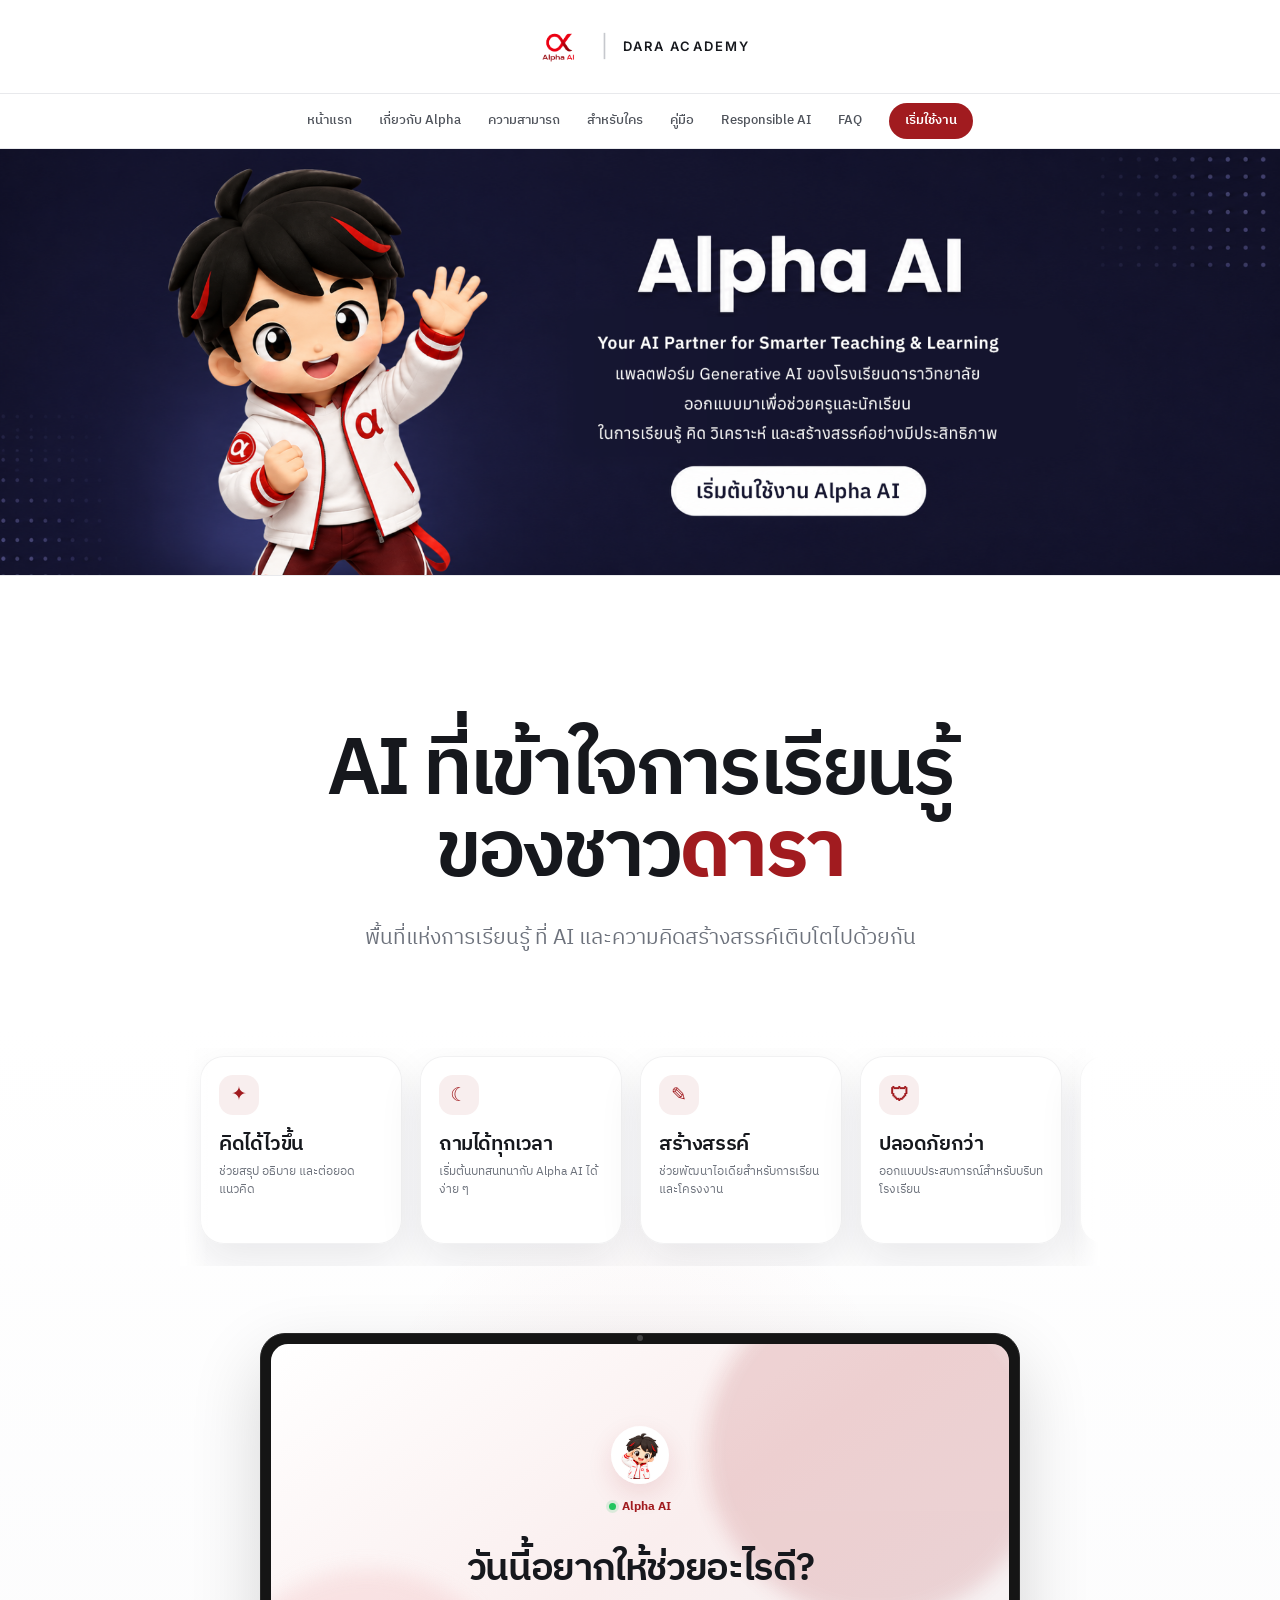
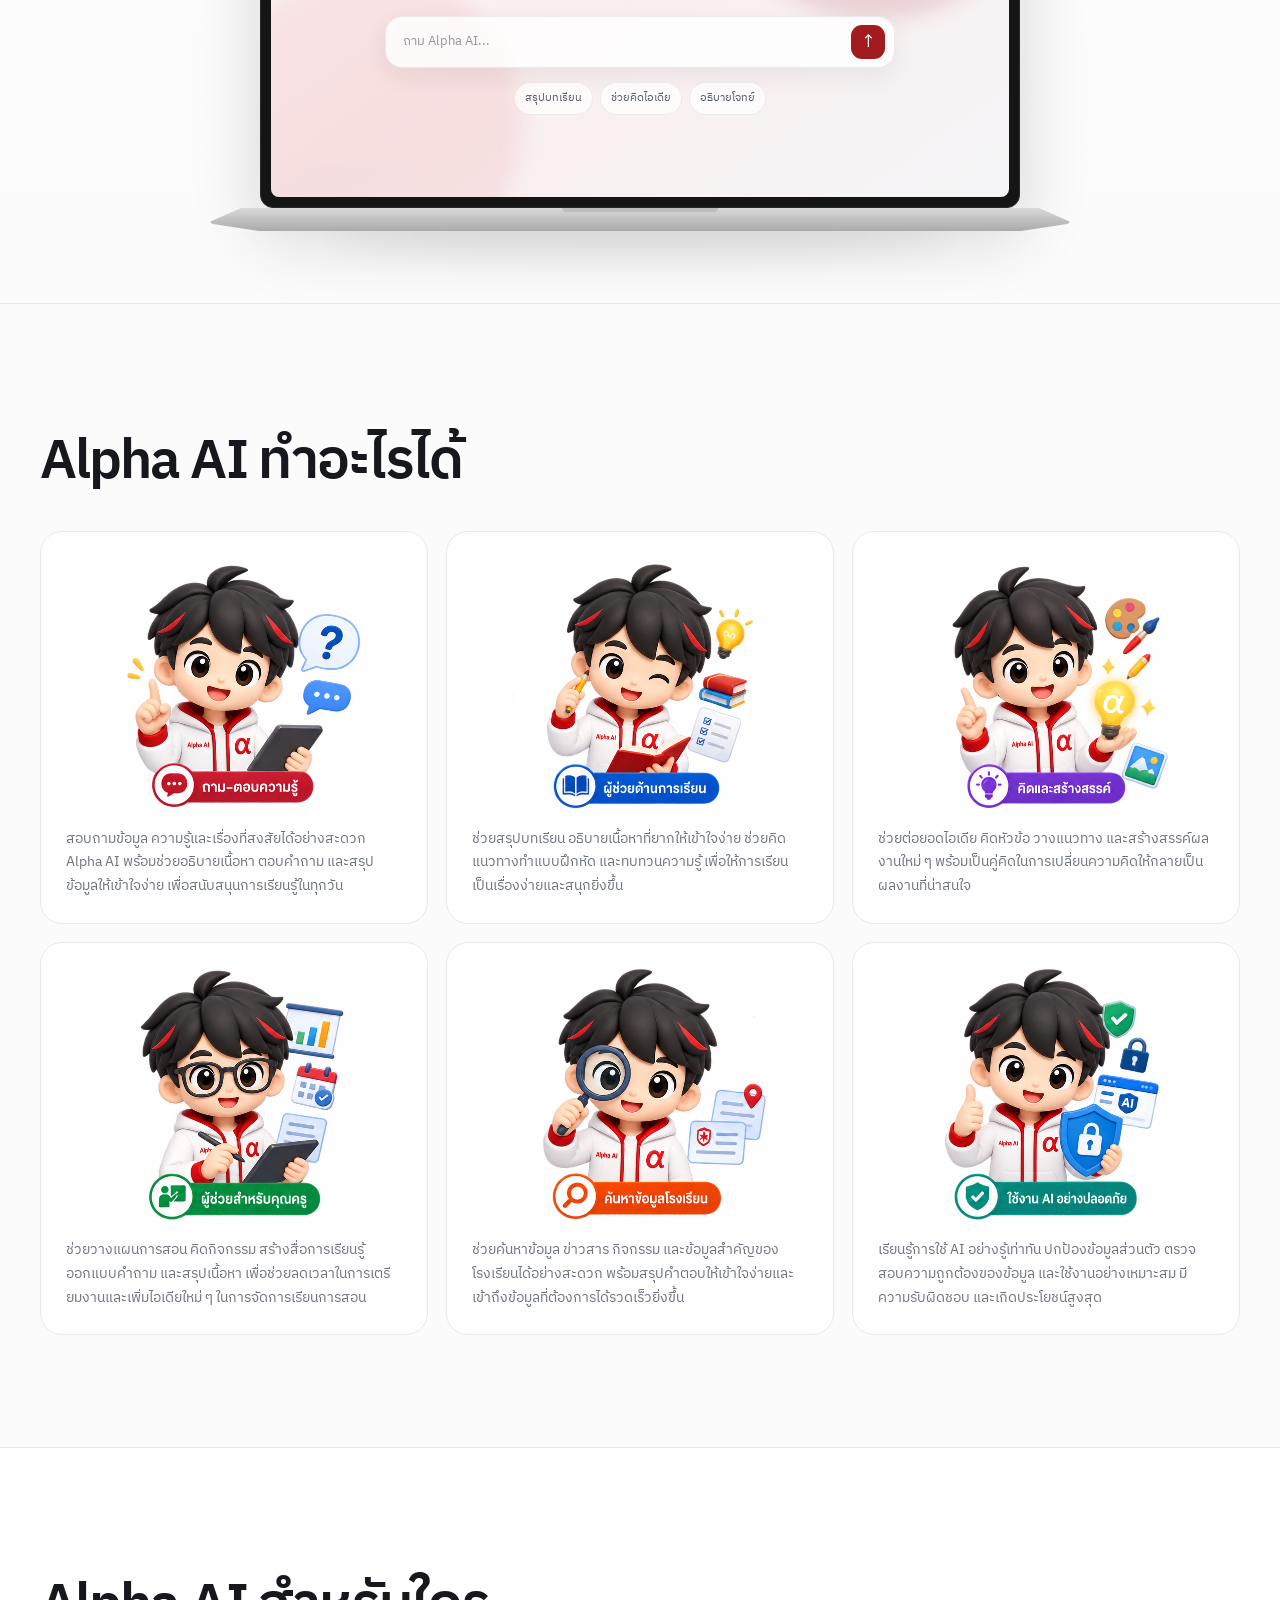
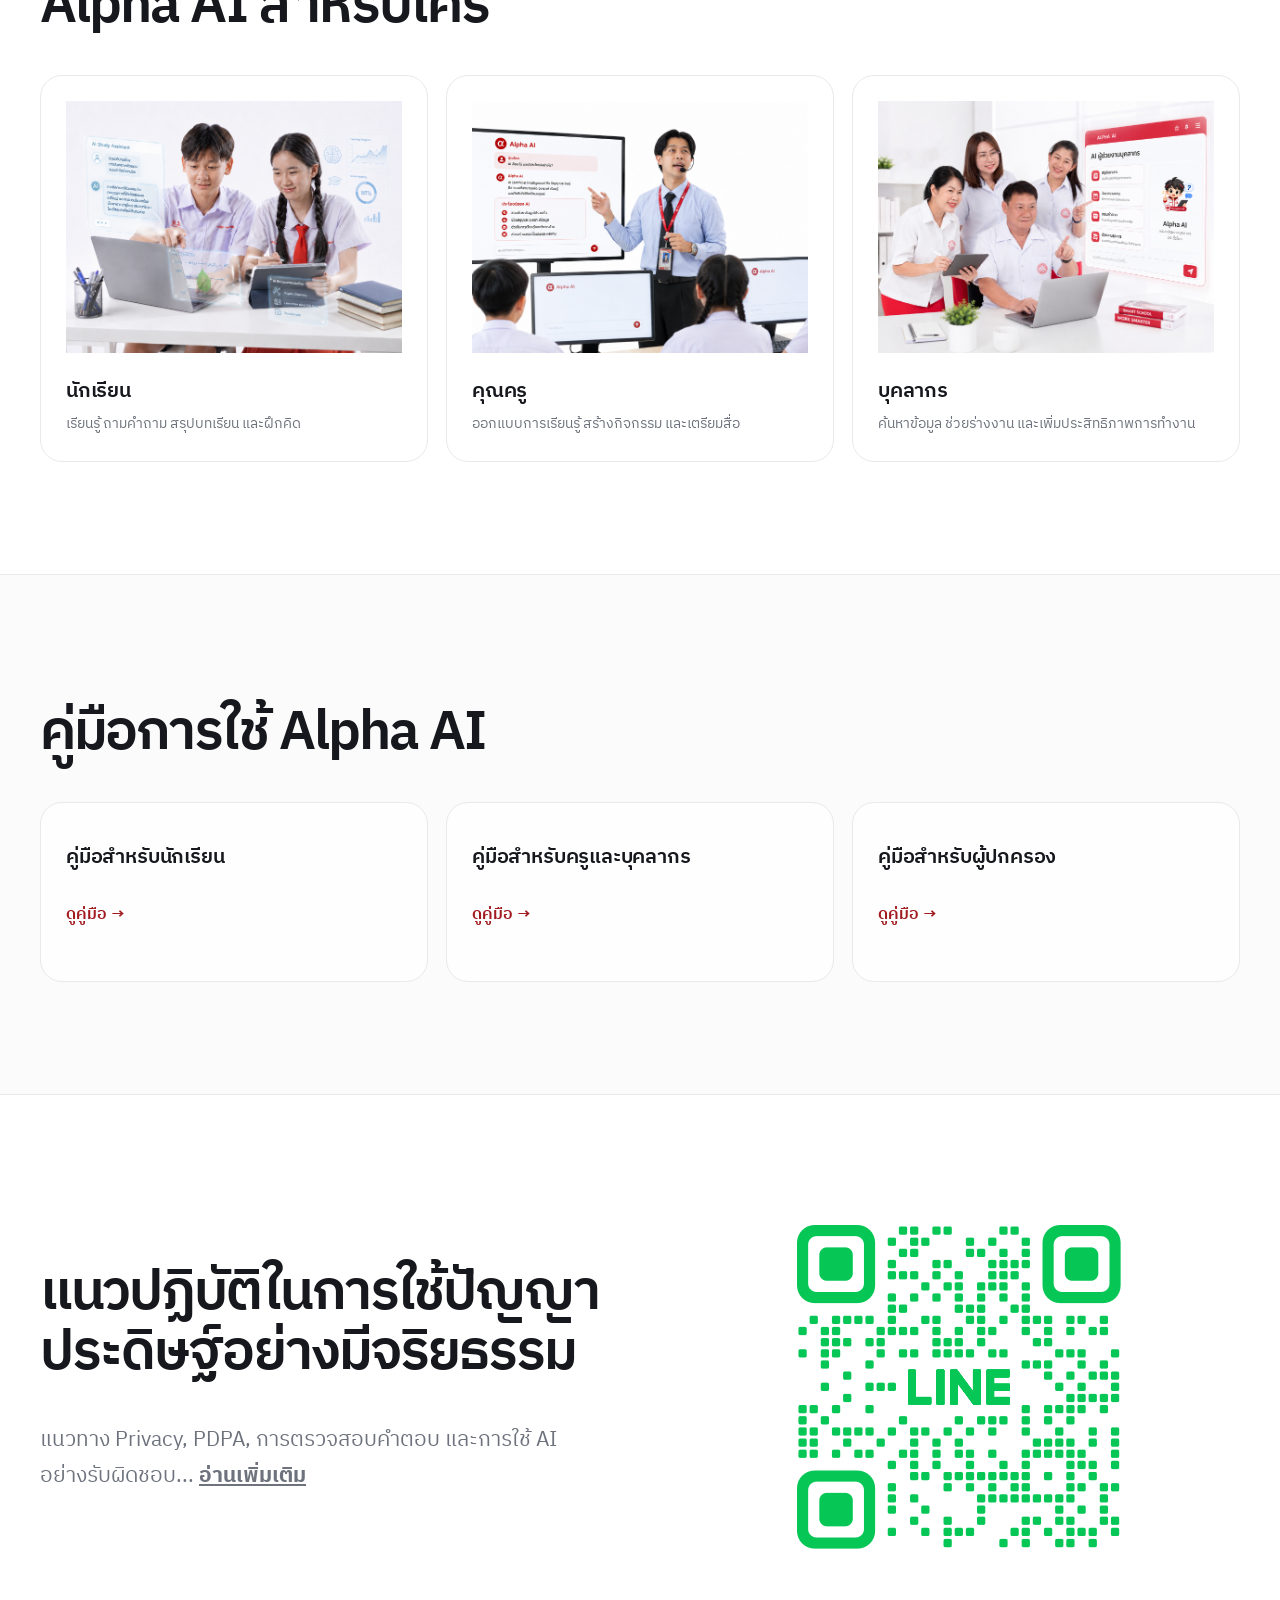
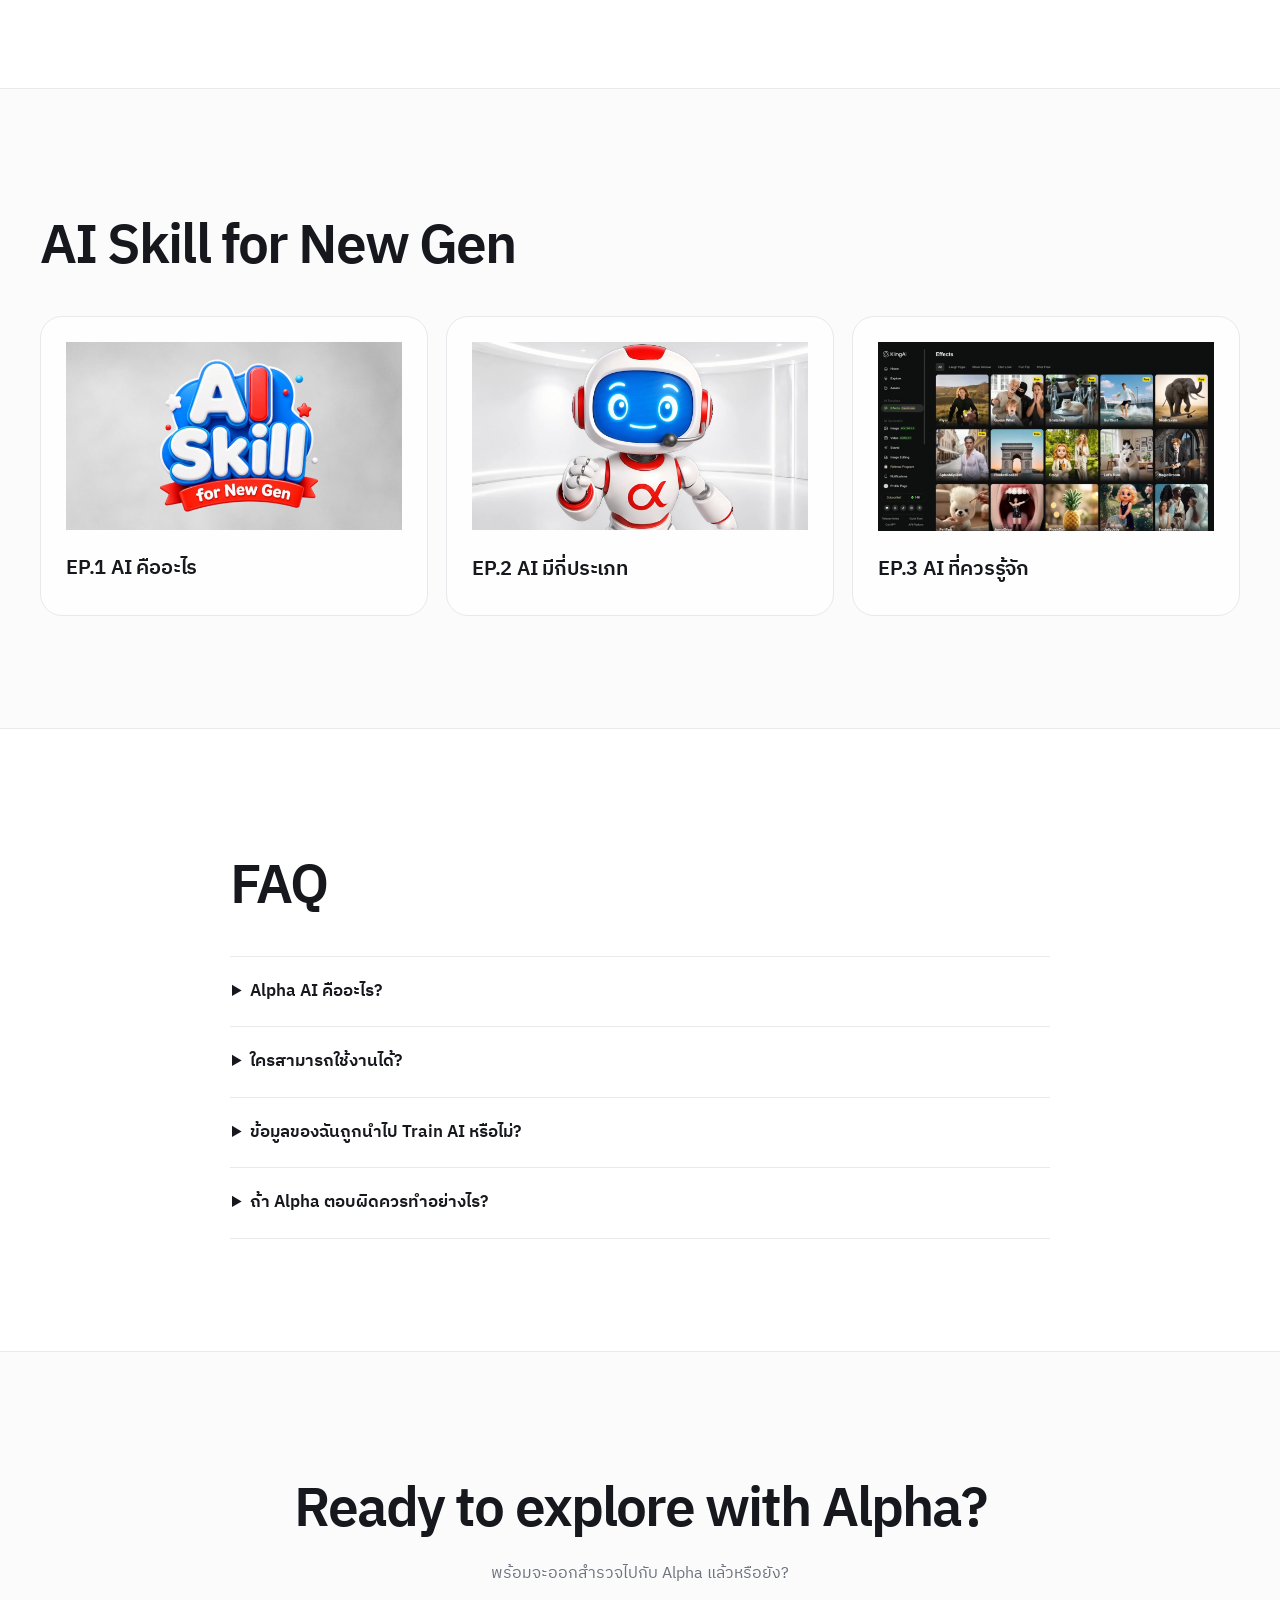
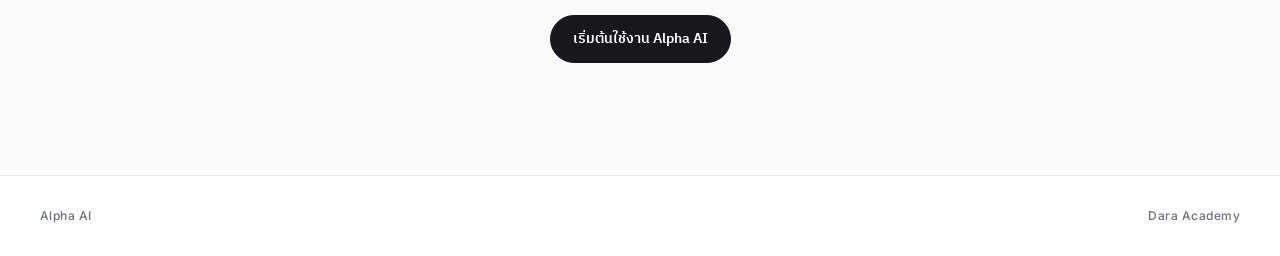
<file: index.html>
<!DOCTYPE html>
<html lang="th">
<head>
  <meta charset="UTF-8" />
  <meta name="viewport" content="width=device-width, initial-scale=1.0" />
  <meta name="description" content="Alpha AI — Dara Academy" />
  <title>Alpha AI | Dara Academy</title>
  <link rel="preconnect" href="https://fonts.googleapis.com" />
  <link rel="preconnect" href="https://fonts.gstatic.com" crossorigin />
  <link href="https://fonts.googleapis.com/css2?family=IBM+Plex+Sans+Thai:wght@400;500;600;700&family=Inter:wght@500;600;700&display=swap" rel="stylesheet" />
  <link rel="stylesheet" href="css/style-v4.css" />
</head>
<body>

  <!-- Two-tier Header -->
  <header class="site-header" id="siteHeader">
    <!-- ชั้นบน: Logo / Brand -->
    <div class="brand-header">
      <a class="brand-lockup" href="#top" aria-label="Alpha AI หน้าแรก">
            <img
      src="assets/logo.png"
      alt="Alpha AI Logo"
      class="brand-logo"
    >
        <span>|</span>
        <span>DARA ACADEMY</span>
      </a>
    </div>

    <!-- ชั้นล่าง: Navigation -->
    <div class="nav-bar">
      <div class="nav-inner">
        <a class="mobile-home" href="#top">หน้าแรก</a>

        <button
          class="menu-toggle"
          id="menuToggle"
          type="button"
          aria-label="เปิดเมนู"
          aria-expanded="false"
          aria-controls="navLinks"
        >
          <span></span>
          <span></span>
          <span></span>
        </button>

        <nav class="nav-links" id="navLinks" aria-label="เมนูหลัก">
          <a href="#top">หน้าแรก</a>
          <a href="#about">เกี่ยวกับ Alpha</a>
          <a href="#features">ความสามารถ</a>
          <a href="#users">สำหรับใคร</a>
          <a href="#guide">คู่มือ</a>
          <a href="#responsible-ai">Responsible AI</a>
          <a href="#faq">FAQ</a>
          <a class="nav-cta" href="https://alpha.dara.ac.th/">เริ่มใช้งาน</a>
        </nav>
      </div>
    </div>
  </header>

  <main id="top">
    <!-- Hero Parallax -->
    <section class="hero" aria-label="Alpha AI Hero">
  <a href="https://alpha.dara.ac.th/" target="_blank" rel="noopener noreferrer">
    <img
      class="hero-image"
      src="assets/alpha-ai-hero.png"
      alt="Alpha AI — Your AI Partner for Smarter Teaching & Learning"
      width="2048"
      height="682"
    />
  </a>
</section>

    <!-- About -->
    
 <section class="intro" id="about">
      <p class="eyebrow"></p>
      <h1>
  AI ที่เข้าใจการเรียนรู้<br>
  ของชาว<span
    style="
      color: #a11b1f !important;
      -webkit-text-fill-color: #a11b1f !important;
      background: none !important;
      font-weight: 900 !important;
    "
  >ดารา</span>
</h1>
      <p class="lead">พื้นที่แห่งการเรียนรู้ ที่ AI และความคิดสร้างสรรค์เติบโตไปด้วยกัน</p>
    </section>

    <section class="showcase" id="showcase">
      <div class="stage" id="stage">

        <div class="mobile-card-viewport" aria-label="Alpha AI feature highlights"><div class="mobile-card-strip" id="mobileCardStrip">
          <article class="float-card card-left card-left-back" data-depth="0.28">
            <div class="card-icon">✦</div>
            <h3>คิดได้ไวขึ้น</h3>
            <p>ช่วยสรุป อธิบาย และต่อยอดแนวคิด</p>
          </article>

          <article class="float-card card-left card-left-front" data-depth="0.48">
            <div class="card-icon moon-icon">☾</div>
            <h3>ถามได้ทุกเวลา</h3>
            <p>เริ่มต้นบทสนทนากับ Alpha AI ได้ง่าย ๆ</p>
          </article>

          <article class="float-card card-right card-right-front" data-depth="0.44">
            <div class="card-icon creative-icon">✎</div>
            <h3>สร้างสรรค์</h3>
            <p>ช่วยพัฒนาไอเดียสำหรับการเรียนและโครงงาน</p>
          </article>

          <article class="float-card card-right card-right-back" data-depth="0.25">
            <div class="card-icon shield-icon">🛡</div>
            <h3>ปลอดภัยกว่า</h3>
            <p>ออกแบบประสบการณ์สำหรับบริบทโรงเรียน</p>
          </article>
        </div></div><br><br>

        <a
  href="https://alpha.dara.ac.th/"
  target="_blank"
  rel="noopener noreferrer"
  class="device-link"
>
  <div class="device" data-depth="0.10">
    <div class="device-lid">
      <div class="camera"></div>

      <div class="screen">
        <div class="screen-glow glow-a"></div>
        <div class="screen-glow glow-b"></div>

        <div class="screen-ui">
          <div class="alpha-orb">
            <img src="assets/alpha_profile.png" alt="">
          </div>

          <p class="screen-kicker">Alpha AI</p><br>

          <h2>วันนี้อยากให้ช่วยอะไรดี?</h2>

          <div class="prompt-box">
            <span>ถาม Alpha AI...</span>
            <button type="button" aria-label="ส่ง">↑</button>
          </div>

          <div class="chips">
            <span>สรุปบทเรียน</span>
            <span>ช่วยคิดไอเดีย</span>
            <span>อธิบายโจทย์</span>
          </div>
        </div>
      </div>
    </div>

    <div class="device-base">
      <div class="trackpad"></div>
    </div>
  </div>
</a>

      </div>
    </section>

    <!-- Features -->
    <section class="section" id="features">
      <div class="container">
        <p class="eyebrow"></p>
        <h2>Alpha AI ทำอะไรได้</h2>

        <div class="grid grid-3">
          <article class="card">
          <center><img src="assets/knowledge.png" alt="ถาม–ตอบความรู้" class="feature-icon"></center>

  <div class="card-content">
    <h3></h3>
    <p>
       สอบถามข้อมูล ความรู้และเรื่องที่สงสัยได้อย่างสะดวก
      Alpha AI พร้อมช่วยอธิบายเนื้อหา ตอบคำถาม และสรุปข้อมูลให้เข้าใจง่าย
      เพื่อสนับสนุนการเรียนรู้ในทุกวัน
    </p>
  </div>
</article>

          <article class="card">
          <center><img src="assets/SA.png" alt="ถาม–ตอบความรู้" class="feature-icon"></center>

  <div class="card-content">
    <h3></h3>
    <p>
       ช่วยสรุปบทเรียน อธิบายเนื้อหาที่ยากให้เข้าใจง่าย ช่วยคิดแนวทางทำแบบฝึกหัด และทบทวนความรู้ เพื่อให้การเรียนเป็นเรื่องง่ายและสนุกยิ่งขึ้น
    </p>
  </div>
</article>

          <article class="card">
          <center><img src="assets/IDEA.png" alt="ถาม–ตอบความรู้" class="feature-icon"></center>

  <div class="card-content">
    <h3></h3>
    <p>
       ช่วยต่อยอดไอเดีย คิดหัวข้อ วางแนวทาง และสร้างสรรค์ผลงานใหม่ ๆ พร้อมเป็นคู่คิดในการเปลี่ยนความคิดให้กลายเป็นผลงานที่น่าสนใจ
    </p>
  </div>
</article>

          <article class="card">
          <center><img src="assets/TA.png" alt="ถาม–ตอบความรู้" class="feature-icon"></center>

  <div class="card-content">
    <h3></h3>
    <p>
       ช่วยวางแผนการสอน คิดกิจกรรม สร้างสื่อการเรียนรู้ ออกแบบคำถาม และสรุปเนื้อหา เพื่อช่วยลดเวลาในการเตรียมงานและเพิ่มไอเดียใหม่ ๆ ในการจัดการเรียนการสอน
    </p>
  </div>
</article>

          <article class="card">
          <center><img src="assets/infoa.png" alt="ถาม–ตอบความรู้" class="feature-icon"></center>

  <div class="card-content">
    <h3></h3>
    <p>
       ช่วยค้นหาข้อมูล ข่าวสาร กิจกรรม และข้อมูลสำคัญของโรงเรียนได้อย่างสะดวก พร้อมสรุปคำตอบให้เข้าใจง่ายและเข้าถึงข้อมูลที่ต้องการได้รวดเร็วยิ่งขึ้น
    </p>
  </div>
</article>

          <article class="card">
          <center><img src="assets/safe.png" alt="ถาม–ตอบความรู้" class="feature-icon"></center>

  <div class="card-content">
    <h3></h3>
    <p>
       เรียนรู้การใช้ AI อย่างรู้เท่าทัน ปกป้องข้อมูลส่วนตัว ตรวจสอบความถูกต้องของข้อมูล และใช้งานอย่างเหมาะสม มีความรับผิดชอบ และเกิดประโยชน์สูงสุด
    </p>
  </div>
</article>
        </div>
      </div>
    </section>

    <!-- Users -->
    <section class="section" id="users">
      <div class="container">
        <p class="eyebrow"></p>
        <h2>Alpha AI สำหรับใคร</h2>

        <div class="grid grid-3">
          <article class="card tall">
          <img src="assets/sai.png" alt="นักเรียน" class="card-image">

          <h3>นักเรียน</h3>
          <p>เรียนรู้ ถามคำถาม สรุปบทเรียน และฝึกคิด</p>
        </article>

          <article class="card tall">
            <img src="assets/tai.png" alt="ครู" class="card-image">
            <h3>คุณครู</h3>
            <p>ออกแบบการเรียนรู้ สร้างกิจกรรม และเตรียมสื่อ</p>
          </article>

          <article class="card tall">
            <img src="assets/taai.png" alt="บุคลากร" class="card-image">
            <h3>บุคลากร</h3>
            <p>ค้นหาข้อมูล ช่วยร่างงาน และเพิ่มประสิทธิภาพการทำงาน</p>
          </article>
        </div>
      </div>
    </section>

    <!-- Guide -->
    <section class="section" id="guide">
      <div class="container">
        <p class="eyebrow"></p>
        <h2>คู่มือการใช้ Alpha AI</h2>

        <div class="grid grid-3">
          <article class="card">
            <h3>คู่มือสำหรับนักเรียน</h3>
            <a class="text-link" href="#">ดูคู่มือ →</a>
          </article>

          <article class="card">
            <h3>คู่มือสำหรับครูและบุคลากร</h3>
            <a class="text-link" href="#">ดูคู่มือ →</a>
          </article>

          <article class="card">
            <h3>คู่มือสำหรับผู้ปกครอง</h3>
            <a class="text-link" href="#">ดูคู่มือ →</a>
          </article>
        </div>
      </div>
    </section>

    <!-- Responsible AI -->
    <section class="section" id="responsible-ai">
      <div class="container split">
        <div>
          <p class="eyebrow"></p>
          <h2>แนวปฏิบัติในการใช้ปัญญาประดิษฐ์อย่างมีจริยธรรม</h2>
          <p class="lead">
            แนวทาง Privacy, PDPA, การตรวจสอบคำตอบ
            และการใช้ AI อย่างรับผิดชอบ... <a href="https://arnans.github.io/dara/fact-sheet.html">
  <strong><u>อ่านเพิ่มเติม</u></strong>
</a>
          </p>
        </div>

        <div class="portrait">
  <center><img src="assets/PDPA_Alpha.png" alt="PDPA Alpha AI"></center>
</div>
      </div>
    </section>

    <!-- Video -->
    <section class="section" id="learning">
      <div class="container">
        <p class="eyebrow"></p>
        <h2>AI Skill for New Gen</h2>

        <div class="grid grid-3">
          <article class="video-card">

            <a
              href="https://drive.google.com/file/d/1ubziDtpWnqqOI3qflpAUtCkeetdr7fU9/view?usp=sharing"
              target="_blank"
              rel="noopener noreferrer"
              class="video-thumbnail"
            >
                <img src="assets/ep1-thumbnail.png" alt="EP.1 AI คืออะไร">
    
            </a>

            <h3>EP.1 AI คืออะไร</h3>

          </article>

          <article class="video-card">

            <a
              href="https://drive.google.com/file/d/1PbnJq6iWfEtBlr62YRTaNJaegEfetU_a/view?usp=sharing"
              target="_blank"
              rel="noopener noreferrer"
              class="video-thumbnail"
            >
                <img src="assets/ep2-thumbnail.png" alt="EP.2 AI มีกี่ประเภท">
    
            </a>

            <h3>EP.2 AI มีกี่ประเภท</h3>

          </article>

          <article class="video-card">

            <a
              href="https://drive.google.com/file/d/1ObPsBnQq7TnpqhFkC4HvqA9BlCm9gLXl/view?usp=sharing"
              target="_blank"
              rel="noopener noreferrer"
              class="video-thumbnail"
            >
                <img src="assets/ep3-thumbnail.png" alt="EP.3 AI ที่ควรรู้จัก">
    
            </a>

            <h3>EP.3 AI ที่ควรรู้จัก</h3>

          </article>
        </div>
      </div>
    </section>

    <!-- FAQ -->
    <section class="section" id="faq">
      <div class="container narrow">
        <p class="eyebrow"></p>
        <h2>FAQ</h2>

        <details>
          <summary>Alpha AI คืออะไร?</summary>
          <p>   • Alpha เป็นผู้ช่วย AI ที่นักเรียนสามารถพูดคุยผ่านแชต เพื่อถามคำถาม
  ทบทวนบทเรียน และช่วยทำงานที่ครูมอบหมายภายใต้ขอบเขตที่ครูกำหนด
  <br><br>
  • นักเรียน ครู และบุคลากรของโรงเรียนสามารถเข้าใช้งานด้วยบัญชี Google
  Workspace ที่โรงเรียนออกให้เท่านั้น บุคคลภายนอกไม่สามารถเข้าใช้งานได้
  <br><br>
  • Alpha เปิดให้ใช้งานฟรี โดยสิทธิ์เข้าใช้จะสิ้นสุดลงเมื่อพ้นสภาพการเป็นนักเรียน
  หรือบุคลากรของโรงเรียน
  <br><br>
  • Alpha มีบทบาทในการช่วยเสริมการเรียนรู้ โดยคุณครูยังคงเป็นผู้สอน
  ให้คำแนะนำ และดูแลนักเรียนเช่นเดิม </p>
        </details>

        <details>
          <summary>ใครสามารถใช้งานได้?</summary>
          <p>• นักเรียน คุณครู และบุคลากรของโรงเรียนดาราวิทยาลัยที่มีบัญชี Google Workspace ซึ่งโรงเรียนออกให้</p>
        </details>

        <details>
          <summary>ข้อมูลของฉันถูกนำไป Train AI หรือไม่?</summary>
          <p>• ไม่ ข้อมูลและบทสนทนาของผู้ใช้งานจะไม่ถูกนำไปใช้เพื่อฝึกสอนหรือพัฒนาโมเดล AI
  อย่างไรก็ตาม ควรหลีกเลี่ยงการส่งข้อมูลส่วนบุคคลหรือข้อมูลสำคัญผ่านระบบ</p>
        </details>

        <details>
          <summary>ถ้า Alpha ตอบผิดควรทำอย่างไร?</summary>
          <p>• ควรตรวจสอบข้อมูลจากหนังสือเรียน แหล่งข้อมูลที่น่าเชื่อถือ หรือสอบถามคุณครูเพิ่มเติม
  และไม่ควรนำคำตอบของ Alpha ไปใช้ทันทีโดยยังไม่ได้ตรวจสอบความถูกต้อง</p>
        </details>
      </div>
    </section>

    <!-- CTA -->
    <section class="section cta">
      <div class="container narrow">
        <p class="eyebrow"></p>
        <h2>Ready to explore with Alpha?</h2>
        <p>พร้อมจะออกสำรวจไปกับ Alpha แล้วหรือยัง?</p>
        <a class="button-outline" href="#">เริ่มต้นใช้งาน Alpha AI</a>
      </div>
    </section>
  </main>

  <footer class="footer">
    <div class="container footer-inner">
      <span>Alpha AI</span>
      <span>Dara Academy</span>
    </div>
  </footer>

  <script src="js/main-v4.js"></script>
</body>
</html>
</file>
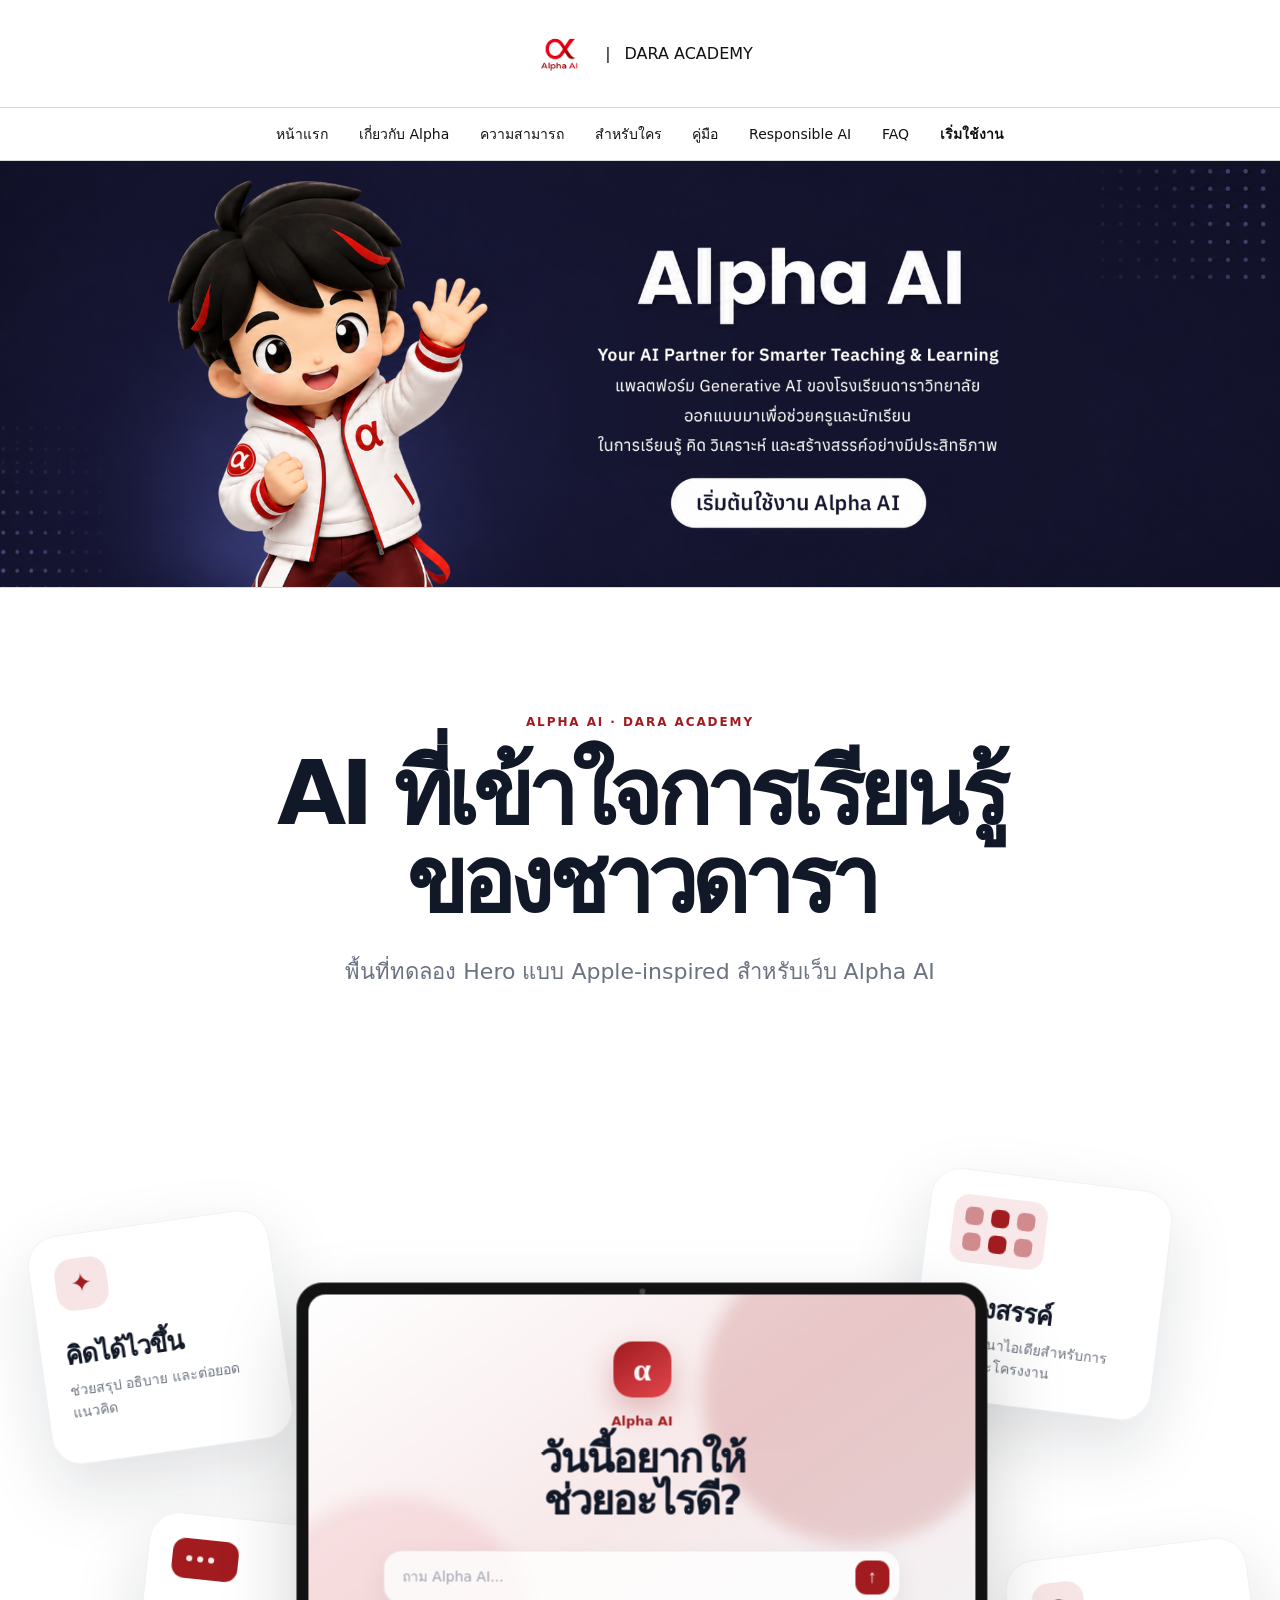
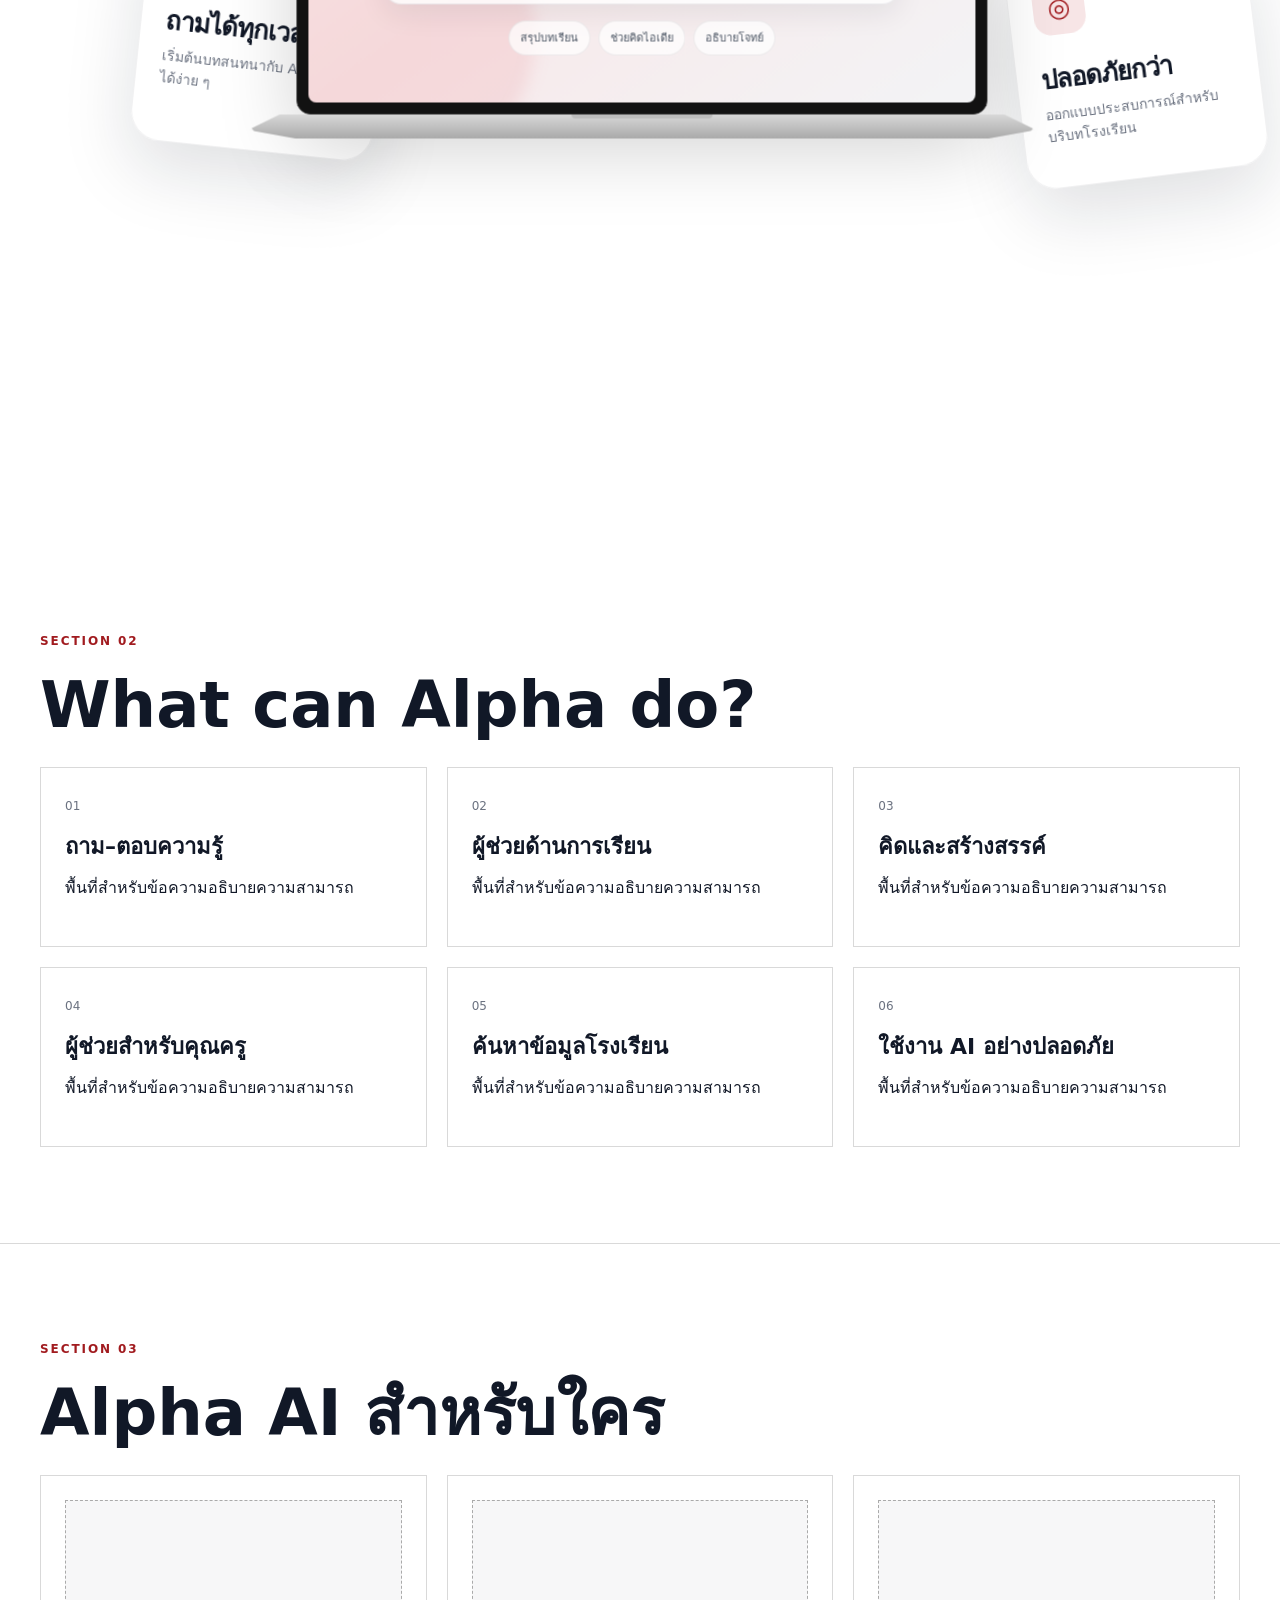
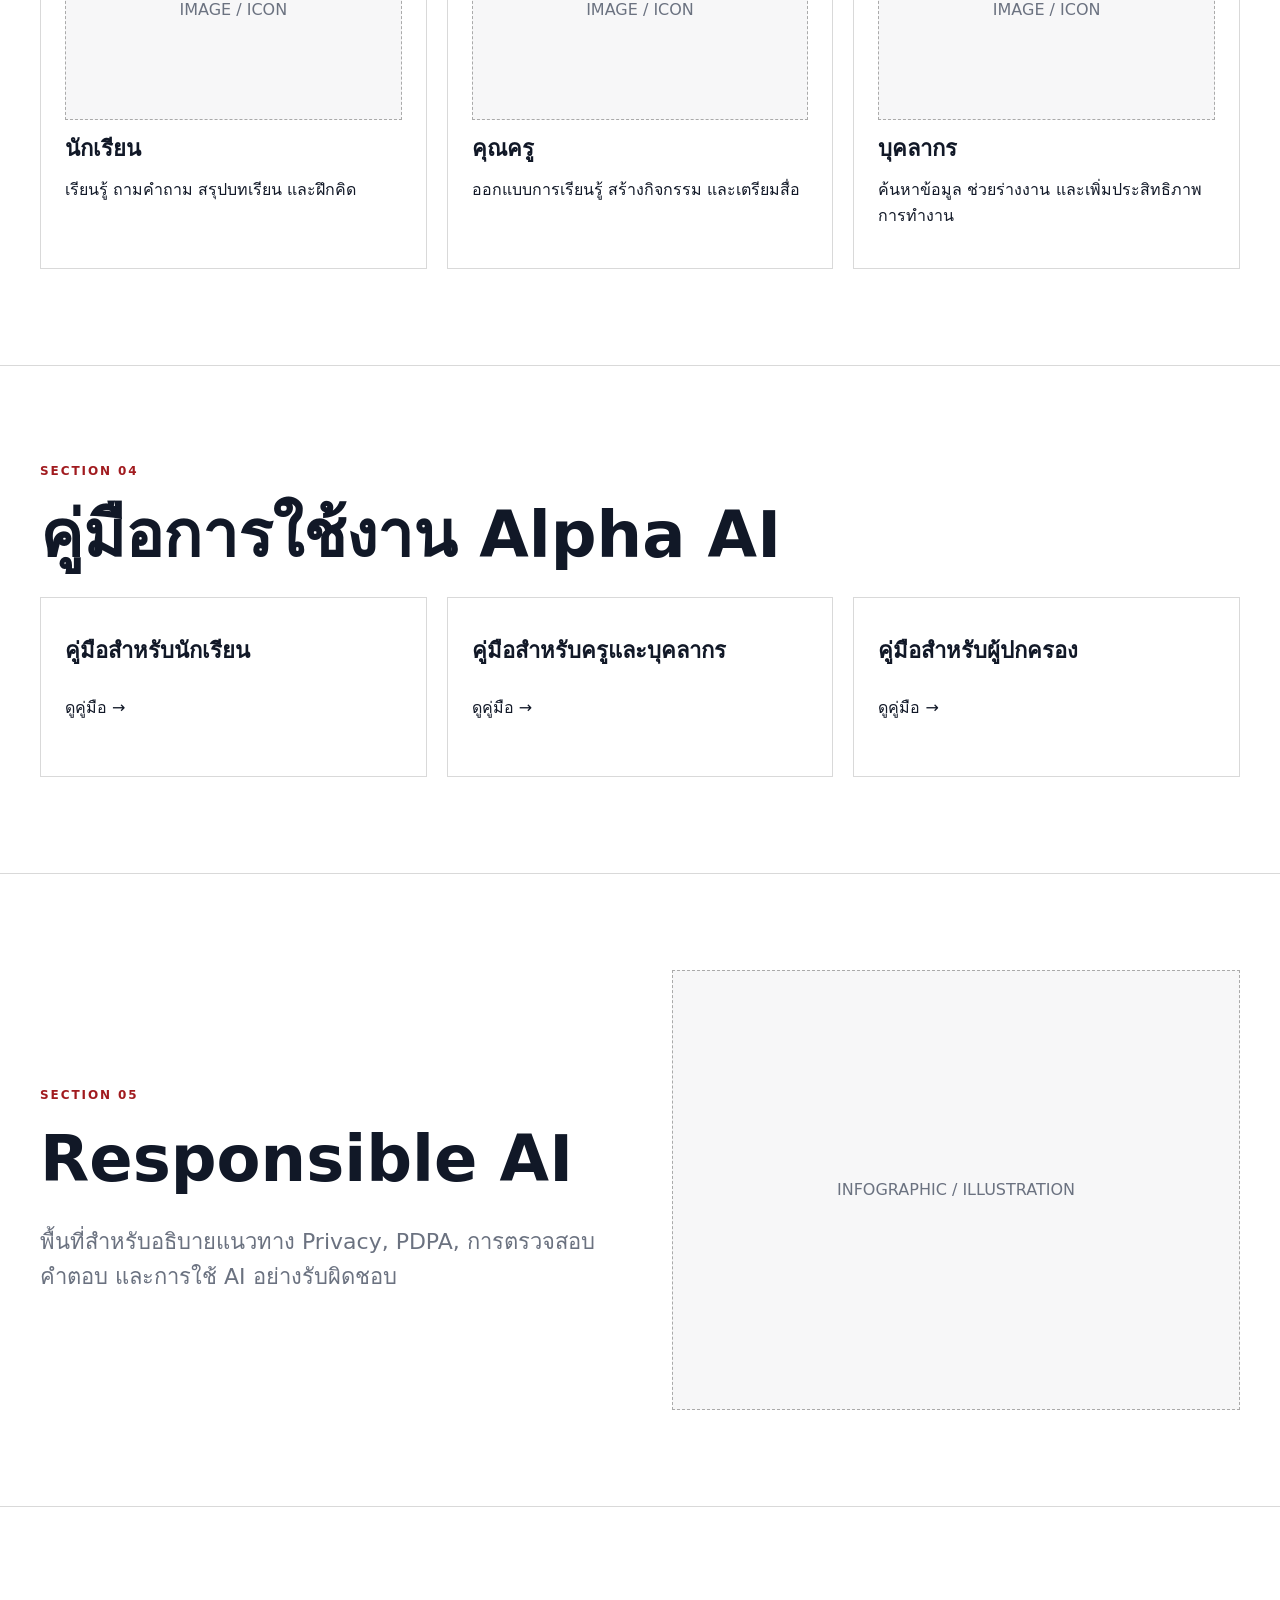
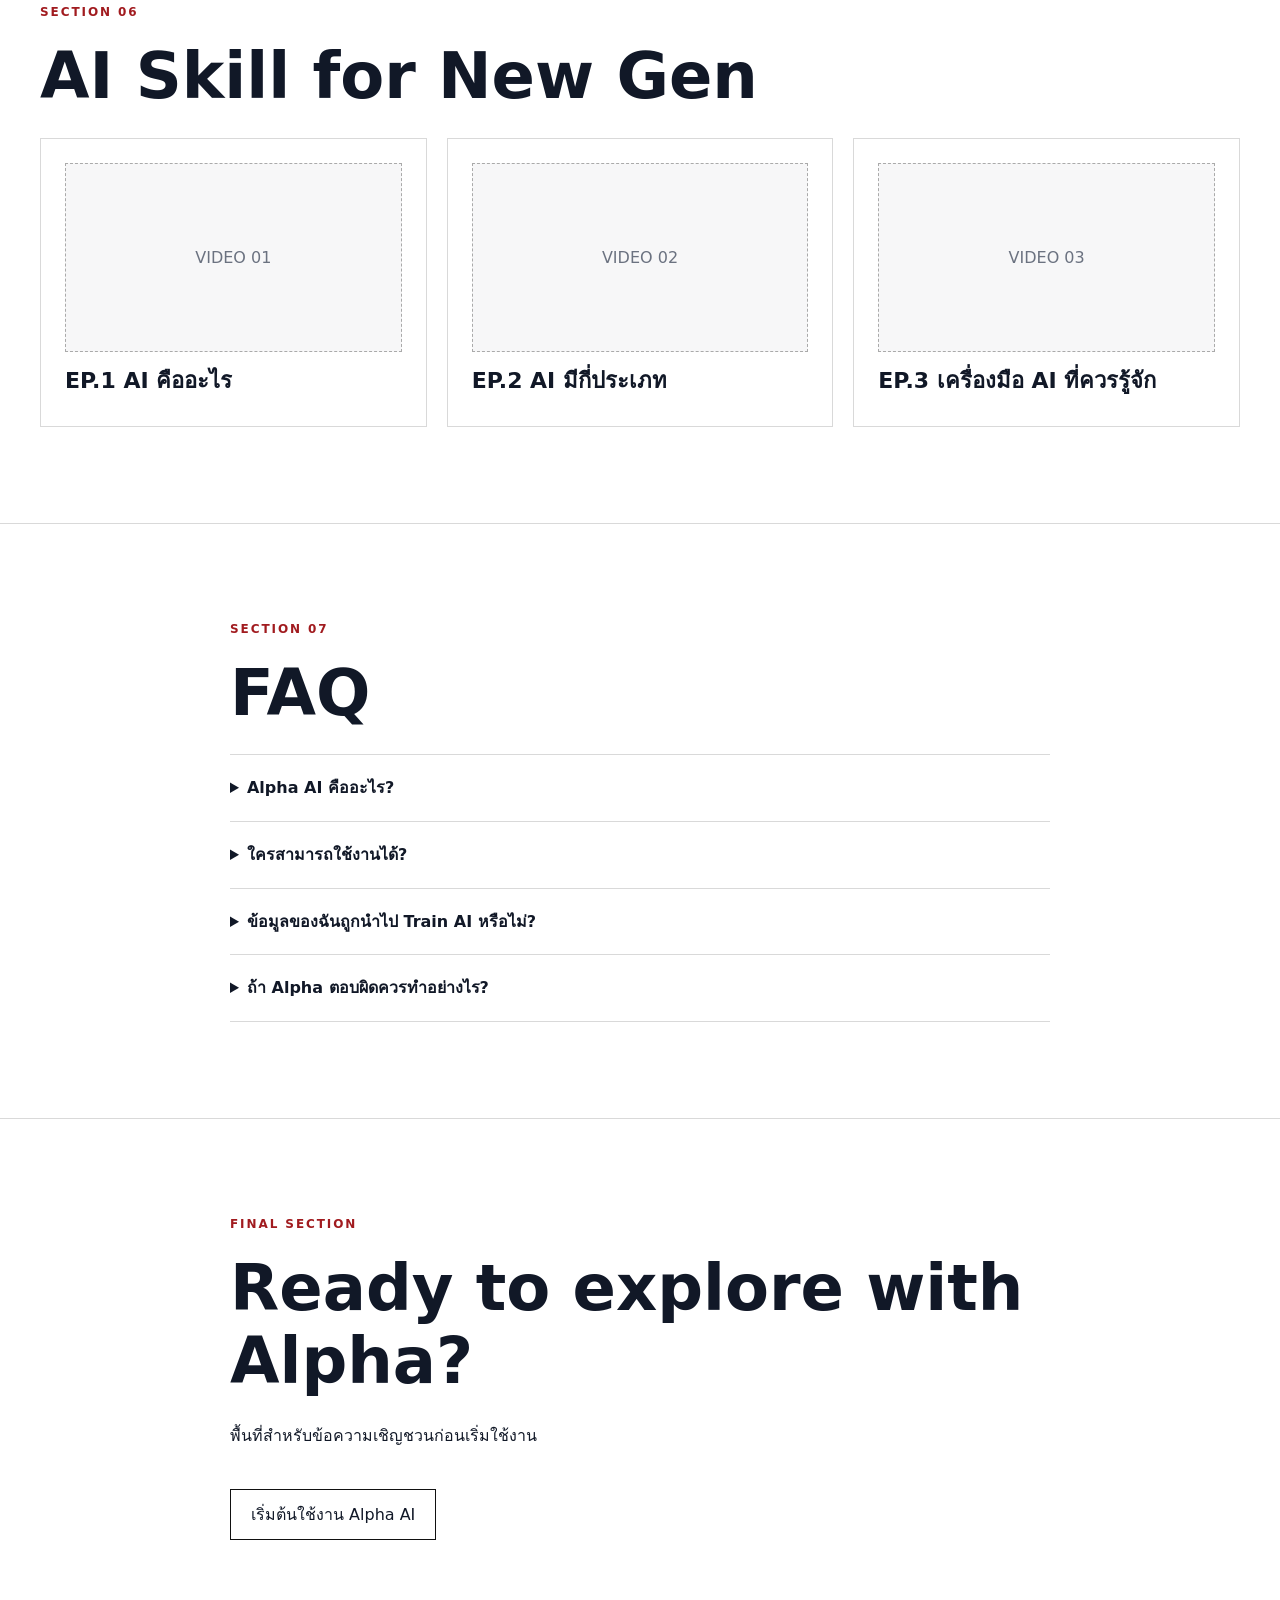
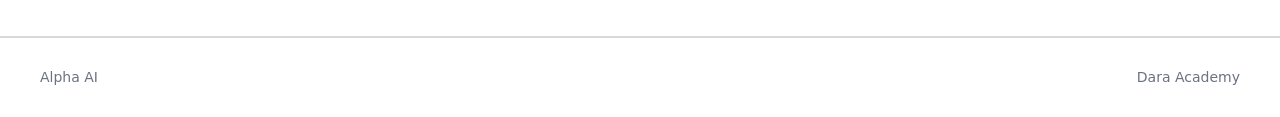
<file: old/index.html>
<!DOCTYPE html>
<html lang="th">
<head>
  <meta charset="UTF-8" />
  <meta name="viewport" content="width=device-width, initial-scale=1.0" />
  <meta name="description" content="Alpha AI — Dara Academy" />
  <title>Alpha AI | Dara Academy</title>
  <link rel="stylesheet" href="css/style-v4.css" />
</head>
<body>

  <!-- Two-tier Header -->
  <header class="site-header" id="siteHeader">
    <!-- ชั้นบน: Logo / Brand -->
    <div class="brand-header">
      <a class="brand-lockup" href="#top" aria-label="Alpha AI หน้าแรก">
            <img
      src="assets/logo.png"
      alt="Alpha AI Logo"
      class="brand-logo"
    >
        <span>|</span>
        <span>DARA ACADEMY</span>
      </a>
    </div>

    <!-- ชั้นล่าง: Navigation -->
    <div class="nav-bar">
      <div class="nav-inner">
        <a class="mobile-home" href="#top">หน้าแรก</a>

        <button
          class="menu-toggle"
          id="menuToggle"
          type="button"
          aria-label="เปิดเมนู"
          aria-expanded="false"
          aria-controls="navLinks"
        >
          <span></span>
          <span></span>
          <span></span>
        </button>

        <nav class="nav-links" id="navLinks" aria-label="เมนูหลัก">
          <a href="#top">หน้าแรก</a>
          <a href="#about">เกี่ยวกับ Alpha</a>
          <a href="#features">ความสามารถ</a>
          <a href="#users">สำหรับใคร</a>
          <a href="#guide">คู่มือ</a>
          <a href="#responsible-ai">Responsible AI</a>
          <a href="#faq">FAQ</a>
          <a class="nav-cta" href="#">เริ่มใช้งาน</a>
        </nav>
      </div>
    </div>
  </header>

  <main id="top">
    <!-- Hero Parallax -->
    <section class="hero" aria-label="Alpha AI Hero">
      <img
        class="hero-image"
        src="assets/alpha-ai-hero.png"
        alt="Alpha AI — Your AI Partner for Smarter Teaching & Learning"
        width="2048"
        height="682"
      />
    </section>

    <!-- About -->
    
 <section class="intro">
      <p class="eyebrow">ALPHA AI · DARA ACADEMY</p>
      <h1>AI ที่เข้าใจการเรียนรู้<br>ของชาวดารา</h1>
      <p class="lead">พื้นที่ทดลอง Hero แบบ Apple-inspired สำหรับเว็บ Alpha AI</p>
    </section>

    <section class="showcase" id="showcase">
      <div class="stage" id="stage">

        <article class="float-card card-left card-left-back" data-depth="0.28">
          <div class="card-icon">✦</div>
          <h3>คิดได้ไวขึ้น</h3>
          <p>ช่วยสรุป อธิบาย และต่อยอดแนวคิด</p>
        </article>

        <article class="float-card card-left card-left-front" data-depth="0.48">
          <div class="mini-chat">
            <span class="dot"></span><span class="dot"></span><span class="dot"></span>
          </div>
          <h3>ถามได้ทุกเวลา</h3>
          <p>เริ่มต้นบทสนทนากับ Alpha AI ได้ง่าย ๆ</p>
        </article>

        <div class="device" data-depth="0.10">
          <div class="device-lid">
            <div class="camera"></div>
            <div class="screen">
              <div class="screen-glow glow-a"></div>
              <div class="screen-glow glow-b"></div>

              <div class="screen-ui">
                <div class="alpha-orb">α</div>
                <p class="screen-kicker">Alpha AI</p>
                <h2>วันนี้อยากให้<br>ช่วยอะไรดี?</h2>
                <div class="prompt-box">
                  <span>ถาม Alpha AI...</span>
                  <button aria-label="ส่ง">↑</button>
                </div>
                <div class="chips">
                  <span>สรุปบทเรียน</span>
                  <span>ช่วยคิดไอเดีย</span>
                  <span>อธิบายโจทย์</span>
                </div>
              </div>
            </div>
          </div>
          <div class="device-base"><div class="trackpad"></div></div>
        </div>

        <article class="float-card card-right card-right-front" data-depth="0.44">
          <div class="spark-grid">
            <i></i><i></i><i></i><i></i><i></i><i></i>
          </div>
          <h3>สร้างสรรค์</h3>
          <p>ช่วยพัฒนาไอเดียสำหรับการเรียนและโครงงาน</p>
        </article>

        <article class="float-card card-right card-right-back" data-depth="0.25">
          <div class="card-icon">◎</div>
          <h3>ปลอดภัยกว่า</h3>
          <p>ออกแบบประสบการณ์สำหรับบริบทโรงเรียน</p>
        </article>

      </div>
    

    </section>

    <!-- Features -->
    <section class="section" id="features">
      <div class="container">
        <p class="eyebrow">SECTION 02</p>
        <h2>What can Alpha do?</h2>

        <div class="grid grid-3">
          <article class="card">
            <span>01</span>
            <h3>ถาม–ตอบความรู้</h3>
            <p>พื้นที่สำหรับข้อความอธิบายความสามารถ</p>
          </article>

          <article class="card">
            <span>02</span>
            <h3>ผู้ช่วยด้านการเรียน</h3>
            <p>พื้นที่สำหรับข้อความอธิบายความสามารถ</p>
          </article>

          <article class="card">
            <span>03</span>
            <h3>คิดและสร้างสรรค์</h3>
            <p>พื้นที่สำหรับข้อความอธิบายความสามารถ</p>
          </article>

          <article class="card">
            <span>04</span>
            <h3>ผู้ช่วยสำหรับคุณครู</h3>
            <p>พื้นที่สำหรับข้อความอธิบายความสามารถ</p>
          </article>

          <article class="card">
            <span>05</span>
            <h3>ค้นหาข้อมูลโรงเรียน</h3>
            <p>พื้นที่สำหรับข้อความอธิบายความสามารถ</p>
          </article>

          <article class="card">
            <span>06</span>
            <h3>ใช้งาน AI อย่างปลอดภัย</h3>
            <p>พื้นที่สำหรับข้อความอธิบายความสามารถ</p>
          </article>
        </div>
      </div>
    </section>

    <!-- Users -->
    <section class="section" id="users">
      <div class="container">
        <p class="eyebrow">SECTION 03</p>
        <h2>Alpha AI สำหรับใคร</h2>

        <div class="grid grid-3">
          <article class="card tall">
            <div class="placeholder media">IMAGE / ICON</div>
            <h3>นักเรียน</h3>
            <p>เรียนรู้ ถามคำถาม สรุปบทเรียน และฝึกคิด</p>
          </article>

          <article class="card tall">
            <div class="placeholder media">IMAGE / ICON</div>
            <h3>คุณครู</h3>
            <p>ออกแบบการเรียนรู้ สร้างกิจกรรม และเตรียมสื่อ</p>
          </article>

          <article class="card tall">
            <div class="placeholder media">IMAGE / ICON</div>
            <h3>บุคลากร</h3>
            <p>ค้นหาข้อมูล ช่วยร่างงาน และเพิ่มประสิทธิภาพการทำงาน</p>
          </article>
        </div>
      </div>
    </section>

    <!-- Guide -->
    <section class="section" id="guide">
      <div class="container">
        <p class="eyebrow">SECTION 04</p>
        <h2>คู่มือการใช้งาน Alpha AI</h2>

        <div class="grid grid-3">
          <article class="card">
            <h3>คู่มือสำหรับนักเรียน</h3>
            <a class="text-link" href="#">ดูคู่มือ →</a>
          </article>

          <article class="card">
            <h3>คู่มือสำหรับครูและบุคลากร</h3>
            <a class="text-link" href="#">ดูคู่มือ →</a>
          </article>

          <article class="card">
            <h3>คู่มือสำหรับผู้ปกครอง</h3>
            <a class="text-link" href="#">ดูคู่มือ →</a>
          </article>
        </div>
      </div>
    </section>

    <!-- Responsible AI -->
    <section class="section" id="responsible-ai">
      <div class="container split">
        <div>
          <p class="eyebrow">SECTION 05</p>
          <h2>Responsible AI</h2>
          <p class="lead">
            พื้นที่สำหรับอธิบายแนวทาง Privacy, PDPA, การตรวจสอบคำตอบ
            และการใช้ AI อย่างรับผิดชอบ
          </p>
        </div>

        <div class="placeholder portrait">
          INFOGRAPHIC / ILLUSTRATION
        </div>
      </div>
    </section>

    <!-- Video -->
    <section class="section" id="learning">
      <div class="container">
        <p class="eyebrow">SECTION 06</p>
        <h2>AI Skill for New Gen</h2>

        <div class="grid grid-3">
          <article class="video-card">
            <div class="placeholder video">VIDEO 01</div>
            <h3>EP.1 AI คืออะไร</h3>
          </article>

          <article class="video-card">
            <div class="placeholder video">VIDEO 02</div>
            <h3>EP.2 AI มีกี่ประเภท</h3>
          </article>

          <article class="video-card">
            <div class="placeholder video">VIDEO 03</div>
            <h3>EP.3 เครื่องมือ AI ที่ควรรู้จัก</h3>
          </article>
        </div>
      </div>
    </section>

    <!-- FAQ -->
    <section class="section" id="faq">
      <div class="container narrow">
        <p class="eyebrow">SECTION 07</p>
        <h2>FAQ</h2>

        <details>
          <summary>Alpha AI คืออะไร?</summary>
          <p>พื้นที่สำหรับคำตอบ</p>
        </details>

        <details>
          <summary>ใครสามารถใช้งานได้?</summary>
          <p>พื้นที่สำหรับคำตอบ</p>
        </details>

        <details>
          <summary>ข้อมูลของฉันถูกนำไป Train AI หรือไม่?</summary>
          <p>พื้นที่สำหรับคำตอบ</p>
        </details>

        <details>
          <summary>ถ้า Alpha ตอบผิดควรทำอย่างไร?</summary>
          <p>พื้นที่สำหรับคำตอบ</p>
        </details>
      </div>
    </section>

    <!-- CTA -->
    <section class="section cta">
      <div class="container narrow">
        <p class="eyebrow">FINAL SECTION</p>
        <h2>Ready to explore with Alpha?</h2>
        <p>พื้นที่สำหรับข้อความเชิญชวนก่อนเริ่มใช้งาน</p>
        <a class="button-outline" href="#">เริ่มต้นใช้งาน Alpha AI</a>
      </div>
    </section>
  </main>

  <footer class="footer">
    <div class="container footer-inner">
      <span>Alpha AI</span>
      <span>Dara Academy</span>
    </div>
  </footer>

  <script src="js/main-v4.js"></script>
</body>
</html>
</file>
<file: css/style-v4.css>
/* =========================================================
   Alpha AI — Refined UI
   โครงสร้างเดิม / ปรับ typography, spacing และ responsive
   ========================================================= */

:root {
  --red: #a11b1f;
  --red-dark: #86171a;
  --red-soft: #f8eeee;
  --ink: #16181d;
  --muted: #6d727c;
  --line: #e8e9ec;
  --line-strong: #dfe1e5;
  --paper: #ffffff;
  --soft: #f7f7f8;
  --soft-2: #fbfbfc;
  --nav-height: 54px;
  --max-width: 1200px;
  --radius-sm: 14px;
  --radius-md: 22px;
  --radius-lg: 30px;
  --ease: cubic-bezier(.2,.8,.2,1);
}

* {
  box-sizing: border-box;
}

html {
  scroll-behavior: smooth;
  scroll-padding-top: 24px;
}

body {
  margin: 0;
  overflow-x: hidden;
  color: var(--ink);
  background: var(--paper);
  font-family: "IBM Plex Sans Thai", "Inter", ui-sans-serif, system-ui, -apple-system,
    BlinkMacSystemFont, "Segoe UI", sans-serif;
  font-size: 16px;
  line-height: 1.65;
  -webkit-font-smoothing: antialiased;
  text-rendering: optimizeLegibility;
}

button,
input,
textarea,
select {
  font: inherit;
}

img {
  max-width: 100%;
}

a {
  color: inherit;
  text-decoration: none;
}

::selection {
  background: rgba(161, 27, 31, .14);
}

/* =========================================================
   Header — โครง 2 ชั้นเดิม
   ========================================================= */

.site-header {
  width: 100%;
  background: var(--paper);
}

.brand-header {
  min-height: 94px;
  display: flex;
  align-items: center;
  justify-content: center;
  padding: 17px 24px;
  border-bottom: 1px solid var(--line);
}

.brand-lockup {
  display: inline-flex;
  align-items: center;
  justify-content: center;
  gap: 15px;
  color: var(--ink);
  font-family: "Inter", "IBM Plex Sans Thai", sans-serif;
  font-weight: 600;
  letter-spacing: .08em;
}

.brand-logo {
  width: 56px;
  height: 56px;
  object-fit: contain;
}

.brand-lockup > span:first-of-type {
  color: #c6c8cd;
  font-size: 22px;
  font-weight: 400;
  letter-spacing: 0;
}

.brand-lockup > span:last-child {
  font-size: 13px;
  letter-spacing: .16em;
}

.nav-bar {
  position: relative;
  z-index: 100;
  width: 100%;
  min-height: var(--nav-height);
  background: rgba(255, 255, 255, .96);
  border-bottom: 1px solid var(--line);
}

.nav-inner {
  width: min(100%, var(--max-width));
  min-height: var(--nav-height);
  margin: 0 auto;
  padding: 0 24px;
  display: flex;
  align-items: center;
  justify-content: center;
}

.nav-links {
  width: 100%;
  display: flex;
  align-items: center;
  justify-content: center;
  gap: clamp(15px, 2.1vw, 32px);
}

.nav-links a {
  position: relative;
  display: inline-flex;
  align-items: center;
  min-height: var(--nav-height);
  color: #4f535b;
  white-space: nowrap;
  font-size: 13px;
  font-weight: 500;
  transition: color .22s var(--ease);
}

.nav-links a:not(.nav-cta)::after {
  content: "";
  position: absolute;
  left: 0;
  right: 0;
  bottom: 8px;
  height: 1.5px;
  border-radius: 99px;
  background: var(--red);
  transform: scaleX(0);
  transform-origin: center;
  transition: transform .22s var(--ease);
}

.nav-links a:hover,
.nav-links a:focus-visible {
  color: var(--ink);
}

.nav-links a:not(.nav-cta):hover::after,
.nav-links a:not(.nav-cta):focus-visible::after {
  transform: scaleX(1);
}

.nav-cta {
  min-height: 36px !important;
  padding: 0 16px;
  border-radius: 999px;
  color: #fff !important;
  background: var(--red);
  font-weight: 600 !important;
  transition: background .22s var(--ease), transform .22s var(--ease) !important;
}

.nav-cta:hover,
.nav-cta:focus-visible {
  background: var(--red-dark);
  transform: translateY(-1px);
}

.mobile-home,
.menu-toggle {
  display: none;
}

.menu-toggle {
  width: 40px;
  height: 40px;
  border: 1px solid var(--line-strong);
  border-radius: 12px;
  background: var(--paper);
  padding: 9px 10px;
  cursor: pointer;
}

.menu-toggle span {
  display: block;
  width: 100%;
  height: 1.5px;
  margin: 4px 0;
  border-radius: 99px;
  background: var(--ink);
}

/* =========================================================
   Hero — รักษาสัดส่วนภาพเดิม ไม่ crop
   ========================================================= */

.hero {
  position: relative;
  width: 100%;
  overflow: hidden;
  line-height: 0;
  background: #111;
  border-bottom: 1px solid var(--line);
}

.hero-image {
  display: block;
  width: 100%;
  height: auto;
  max-width: 100%;
  object-fit: contain;
}

/* =========================================================
   Intro + Apple-inspired showcase
   ========================================================= */

.intro {
  min-height: 50vh;
  display: flex;
  flex-direction: column;
  justify-content: center;
  align-items: center;
  text-align: center;
  padding: clamp(76px, 9vw, 124px) 24px 48px;
  background: var(--paper);
}

.eyebrow {
  margin: 0 0 16px;
  color: var(--red);
  font-family: "Inter", "IBM Plex Sans Thai", sans-serif;
  font-size: 11px;
  font-weight: 700;
  letter-spacing: .15em;
  text-transform: uppercase;
}

.intro h1 {
  max-width: 980px;
  margin: 0;
  font-size: clamp(44px, 6.25vw, 92px);
  font-weight: 600;
  line-height: 1.03;
  letter-spacing: -.045em;
}

.intro .lead {
  max-width: 680px;
  margin: 25px auto 0;
}

.lead {
  max-width: 760px;
  margin: 0 0 42px;
  color: var(--muted);
  font-size: clamp(17px, 1.7vw, 21px);
  font-weight: 400;
  line-height: 1.72;
}

.showcase {
  position: relative;
  min-height: 112vh;
  padding: 7vh 0 18vh;
  display: flex;
  justify-content: center;
  align-items: flex-start;
  background:
    radial-gradient(circle at 50% 44%, rgba(161, 27, 31, .035), transparent 38%),
    var(--paper);
}

.stage {
  position: sticky;
  top: 70px;
  width: min(1440px, 100vw);
  height: 700px;
  margin: 0 auto;
  display: flex;
  align-items: center;
  justify-content: center;
  perspective: 1400px;
}

.device {
  position: relative;
  z-index: 10;
  width: min(53vw, 740px);
  transform-origin: center center;
  will-change: transform;
}

.device-lid {
  position: relative;
  width: 100%;
  aspect-ratio: 16 / 10;
  padding: 10px;
  background: #151515;
  border: 1px solid #292929;
  border-radius: 25px 25px 13px 13px;
  box-shadow: 0 28px 70px rgba(0, 0, 0, .16);
}

.camera {
  position: absolute;
  top: 1px;
  left: 50%;
  z-index: 2;
  width: 6px;
  height: 6px;
  border-radius: 50%;
  background: #444;
  transform: translateX(-50%);
}

.screen {
  position: relative;
  width: 100%;
  height: 100%;
  overflow: hidden;
  border-radius: 17px 17px 8px 8px;
  background: linear-gradient(145deg, #fff 0%, #faeeee 48%, #f5f5f7 100%);
}

.screen-kicker{
  display: inline-flex;
  align-items: center;
  justify-content: center;
  gap: 6px;
}

.screen-kicker::before{
  content: "";
  width: 7px;
  height: 7px;
  background: #22c55e;
  border-radius: 50%;
  box-shadow: 0 0 0 3px rgba(34, 197, 94, 0.14);
  flex-shrink: 0;
}

.screen-kicker::before{
  content: "";
  width: 7px;
  height: 7px;
  background: #22c55e;
  border-radius: 50%;
  box-shadow: 0 0 0 3px rgba(34, 197, 94, 0.14);
  flex-shrink: 0;
  animation: onlinePulse 2s ease-in-out infinite;
}

@keyframes onlinePulse{
  0%, 100%{
    box-shadow: 0 0 0 3px rgba(34, 197, 94, 0.14);
  }
  50%{
    box-shadow: 0 0 0 6px rgba(34, 197, 94, 0);
  }
}

.screen-glow {
  position: absolute;
  border-radius: 999px;
  filter: blur(10px);
  opacity: .72;
}

.glow-a {
  width: 46%;
  aspect-ratio: 1;
  right: -5%;
  top: -14%;
  background: rgba(161, 27, 31, .2);
}

.glow-b {
  width: 42%;
  aspect-ratio: 1;
  left: -8%;
  bottom: -18%;
  background: rgba(240, 185, 188, .42);
}

.screen-ui {
  position: absolute;
  inset: 0;
  display: flex;
  flex-direction: column;
  align-items: center;
  justify-content: center;
  padding: 7%;
  text-align: center;
}

.alpha-orb {
  width: 58px;
  height: 58px;
  display: grid;
  place-items: center;
  flex: 0 0 auto;
  overflow: hidden;
  border-radius: 50%;
  padding: 4px;
  background: rgba(255, 255, 255, .94);
  border: 1px solid rgba(255, 255, 255, .98);
  box-shadow: 0 10px 26px rgba(161, 27, 31, .12);
}

.alpha-orb img {
  width: 100%;
  height: 100%;
  object-fit: contain;
  display: block;
}

.screen-kicker {
  margin: 13px 0 6px;
  color: var(--red);
  font-size: 12px;
  font-weight: 700;
  letter-spacing: .01em;
}

.feature-icon {
  width: 256px;
  height: 256px;
  object-fit: contain;
  display: block;
  margin: 0 0 -2px 0;
}

.card h3 {
  margin: 0 0 6px 0;
}

.screen-ui h2 {
  margin: 0;
  font-size: clamp(28px, 3vw, 48px);
  font-weight: 600;
  line-height: 1.05;
  letter-spacing: -.035em;
}

.prompt-box {
  width: min(510px, 90%);
  margin-top: 26px;
  padding: 8px 9px 8px 17px;
  display: flex;
  align-items: center;
  justify-content: space-between;
  color: #92969f;
  background: rgba(255, 255, 255, .82);
  border: 1px solid rgba(17, 24, 39, .08);
  border-radius: 17px;
  box-shadow: 0 9px 24px rgba(17, 24, 39, .065);
  font-size: 13px;
}

.prompt-box button {
  width: 34px;
  height: 34px;
  padding: 0;
  border: 0;
  border-radius: 11px;
  color: #fff;
  background: var(--red);
  font-size: 18px;
  line-height: 1;
}

.chips {
  display: flex;
  gap: 7px;
  flex-wrap: wrap;
  justify-content: center;
  margin-top: 14px;
}

.chips span {
  padding: 7px 10px;
  border: 1px solid rgba(17, 24, 39, .07);
  border-radius: 999px;
  color: #555a63;
  background: rgba(255, 255, 255, .72);
  font-size: 10.5px;
}

.device-base {
  position: relative;
  width: 114%;
  height: 23px;
  margin-left: -7%;
  background: linear-gradient(#d9d9d9, #aaa);
  border-radius: 3px 3px 28px 28px;
  clip-path: polygon(4% 0, 96% 0, 100% 65%, 94% 100%, 6% 100%, 0 65%);
  box-shadow: 0 17px 27px rgba(0, 0, 0, .10);
}

.trackpad {
  position: absolute;
  top: 0;
  left: 50%;
  width: 18%;
  height: 4px;
  border-radius: 0 0 6px 6px;
  background: #bdbdbd;
  transform: translateX(-50%);
}

.mobile-card-viewport,
.mobile-card-strip {
  display: contents;
}

.float-card {
  position: absolute;
  z-index: 5;
  width: clamp(188px, 18.5vw, 270px);
  min-height: 218px;
  padding: 23px;
  border: 1px solid rgba(17, 24, 39, .065);
  border-radius: 27px;
  background: rgba(255, 255, 255, .94);
  box-shadow: 0 24px 60px rgba(17, 24, 39, .11);
  backdrop-filter: blur(18px);
  will-change: transform;
}

.float-card h3 {
  margin: 27px 0 8px;
  font-size: clamp(19px, 1.8vw, 27px);
  font-weight: 600;
  line-height: 1.2;
  letter-spacing: -.02em;
}

.float-card p {
  margin: 0;
  color: var(--muted);
  font-size: 13px;
  line-height: 1.65;
}

.card-icon {
  width: 49px;
  height: 49px;
  display: grid;
  place-items: center;
  border-radius: 16px;
  color: var(--red);
  background: var(--red-soft);
  font-size: 24px;
  font-weight: 700;
}

.creative-icon {
  font-size: 21px;
  line-height: 1;
}

.moon-icon {
  font-size: 23px;
  line-height: 1;
}

.shield-icon {
  font-size: 20px;
  line-height: 1;
}

.card-left-back { left: 3%; top: 96px; transform: rotate(-8deg); }
.card-left-front { left: 10.5%; bottom: 68px; transform: rotate(6deg); }
.card-right-front { right: 10.5%; top: 74px; transform: rotate(7deg); }
.card-right-back { right: 3%; bottom: 72px; transform: rotate(-7deg); }

.mini-chat {
  width: 62px;
  height: 38px;
  padding: 0 13px;
  display: flex;
  align-items: center;
  gap: 5px;
  border-radius: 12px;
  background: var(--red);
}

.dot {
  width: 6px;
  height: 6px;
  border-radius: 50%;
  background: #fff;
  opacity: .9;
}

.spark-grid {
  width: max-content;
  padding: 11px;
  display: grid;
  grid-template-columns: repeat(3, 17px);
  gap: 7px;
  border-radius: 14px;
  background: #f8e9ea;
}

.spark-grid i {
  display: block;
  width: 17px;
  height: 17px;
  border-radius: 5px;
  background: var(--red);
  opacity: .42;
}

.spark-grid i:nth-child(2),
.spark-grid i:nth-child(5) {
  opacity: 1;
}

/* =========================================================
   Content sections — โครงเดิม, visual rhythm ใหม่
   ========================================================= */

.section {
  padding: clamp(78px, 9vw, 112px) 24px;
  border-top: 1px solid var(--line);
  scroll-margin-top: 20px;
  background: var(--paper);
}

.section:nth-of-type(even) {
  background: var(--soft-2);
}

.container {
  width: min(100%, var(--max-width));
  margin: 0 auto;
}

.narrow {
  max-width: 820px;
}

.section h2 {
  max-width: 900px;
  margin: 0 0 38px;
  font-size: clamp(34px, 4.3vw, 58px);
  font-weight: 600;
  line-height: 1.1;
  letter-spacing: -.035em;
}

.section h3 {
  margin: 16px 0 7px;
  font-size: 20px;
  font-weight: 600;
  line-height: 1.35;
  letter-spacing: -.01em;
}

.grid {
  display: grid;
  gap: 18px;
}

.grid-3 {
  grid-template-columns: repeat(3, minmax(0, 1fr));
}

.card,
.video-card {
  min-height: 180px;
  padding: 25px;
  border: 1px solid var(--line);
  border-radius: var(--radius-md);
  background: rgba(255, 255, 255, .82);
  transition: transform .24s var(--ease), border-color .24s var(--ease), background .24s var(--ease);
}

.card:hover,
.video-card:hover {
  transform: translateY(-3px);
  border-color: #d9dce1;
  background: #fff;
}

.card > span {
  color: var(--red);
  font-family: "Inter", sans-serif;
  font-size: 11px;
  font-weight: 700;
  letter-spacing: .09em;
}

.card p,
.video-card p,
.section > p,
.container > p:not(.eyebrow):not(.lead) {
  color: var(--muted);
}

.card p {
  margin: 0;
  font-size: 14px;
  line-height: 1.7;
}

.card.tall {
  min-height: 380px;
}

.placeholder {
  display: grid;
  place-items: center;
  padding: 24px;
  border: 1px dashed #c9ccd2;
  border-radius: 17px;
  color: #9a9ea6;
  background: #fafafa;
  text-align: center;
  font-family: "Inter", "IBM Plex Sans Thai", sans-serif;
  font-size: 11px;
  font-weight: 600;
  letter-spacing: .09em;
}

.placeholder.large {
  min-height: 420px;
  margin-top: 40px;
}

.placeholder.media {
  min-height: 220px;
}

.placeholder.portrait {
  min-height: 440px;
}

.placeholder.video {
  min-height: auto;
  aspect-ratio: 16 / 9;
}

.split {
  display: grid;
  grid-template-columns: 1fr 1fr;
  gap: clamp(44px, 6vw, 76px);
  align-items: center;
}

.text-link {
  position: relative;
  display: inline-flex;
  align-items: center;
  margin-top: 24px;
  color: var(--red);
  font-weight: 600;
}

.text-link:hover,
.text-link:focus-visible {
  color: var(--red-dark);
}

/* FAQ */

details {
  padding: 22px 2px;
  border-top: 1px solid var(--line);
}

details:last-child {
  border-bottom: 1px solid var(--line);
}

summary {
  cursor: pointer;
  color: var(--ink);
  font-size: 17px;
  font-weight: 600;
  line-height: 1.5;
}

details p {
  margin: 12px 0 0;
  color: var(--muted);
  font-size: 15px;
}

/* CTA */

.cta {
  text-align: center;
}

.cta .container {
  display: flex;
  flex-direction: column;
  align-items: center;
}

.cta h2 {
  margin-bottom: 20px;
}

.cta p:not(.eyebrow) {
  margin: 0;
  color: var(--muted);
}

.button-outline {
  display: inline-flex;
  align-items: center;
  justify-content: center;
  min-height: 48px;
  margin-top: 28px;
  padding: 0 22px;
  border: 1px solid var(--ink);
  border-radius: 999px;
  color: #fff;
  background: var(--ink);
  font-size: 14px;
  font-weight: 600;
  transition: transform .22s var(--ease), background .22s var(--ease);
}

.button-outline:hover,
.button-outline:focus-visible {
  background: #2b2e34;
  transform: translateY(-2px);
}

.footer {
  padding: 30px 24px;
  border-top: 1px solid var(--line);
  background: var(--paper);
}

.footer-inner {
  display: flex;
  justify-content: space-between;
  gap: 16px;
  color: var(--muted);
  font-family: "Inter", "IBM Plex Sans Thai", sans-serif;
  font-size: 12px;
  font-weight: 500;
  letter-spacing: .04em;
}

/* =========================================================
   Responsive
   ========================================================= */

@media (max-width: 1024px) {
  .stage {
    height: 630px;
  }

  .device {
    width: min(66vw, 680px);
  }

  .float-card {
    width: 218px;
    min-height: 198px;
    padding: 20px;
  }

  .card-left-back { left: -4%; }
  .card-right-back { right: -4%; }
  .card-left-front { left: 3%; }
  .card-right-front { right: 3%; }
}

@media (max-width: 900px) {
  .brand-header {
    min-height: 82px;
    padding: 14px 20px;
  }

  .brand-logo {
    width: 50px;
    height: 50px;
  }

  .brand-lockup > span:last-child {
    font-size: 11px;
  }

  .nav-bar {
    position: relative;
  }

  .nav-inner {
    min-height: 54px;
    padding: 0 20px;
    justify-content: space-between;
  }

  .mobile-home {
    display: inline-flex;
    align-items: center;
    min-height: 54px;
    color: var(--ink);
    font-size: 14px;
    font-weight: 600;
  }

  .menu-toggle {
    display: block;
  }

  .nav-links {
    position: absolute;
    top: 100%;
    left: 0;
    right: 0;
    z-index: 1000;
    display: none;
    flex-direction: column;
    align-items: stretch;
    gap: 0;
    background: rgba(255, 255, 255, .985);
    border-top: 1px solid var(--line);
    border-bottom: 1px solid var(--line);
    box-shadow: 0 18px 40px rgba(17, 24, 39, .08);
  }

  .nav-links.is-open {
    display: flex;
  }

  .nav-links a {
    width: 100%;
    min-height: auto;
    padding: 14px 20px;
    border-top: 1px solid var(--line);
    font-size: 14px;
  }

  .nav-links a:first-child {
    border-top: 0;
  }

  .nav-links a::after {
    display: none;
  }

  .nav-links .nav-cta {
    margin: 10px 20px 16px;
    width: auto;
    justify-content: center;
    border-top: 0;
  }

  .grid-3,
  .split {
    grid-template-columns: 1fr;
  }

  .card.tall {
    min-height: auto;
  }

  .placeholder.portrait {
    min-height: 360px;
  }
}

@media (min-width: 761px) {
  .showcase {
    min-height: auto;
    padding: 22px 0 72px;
    background:
      radial-gradient(circle at 50% 50%, rgba(161, 27, 31, .05), transparent 36%),
      linear-gradient(to bottom, #ffffff 0%, #fbfbfc 100%);
  }

  .stage {
    position: relative;
    top: auto;
    width: min(1200px, calc(100% - 48px));
    height: auto;
    margin: 0 auto;
    display: flex;
    flex-direction: column;
    align-items: center;
    justify-content: flex-start;
    overflow: visible;
    perspective: none;
  }

  .mobile-card-viewport {
    display: block;
    width: min(920px, 100%);
    overflow: hidden;
    padding: 8px 20px 22px;
    margin: 0 auto 14px;
    position: relative;
  }

  .mobile-card-viewport::before,
  .mobile-card-viewport::after {
    content: "";
    position: absolute;
    top: 0;
    bottom: 0;
    width: 28px;
    z-index: 2;
    pointer-events: none;
  }

  .mobile-card-viewport::before {
    left: 0;
    background: linear-gradient(to right, #ffffff, rgba(255,255,255,0));
  }

  .mobile-card-viewport::after {
    right: 0;
    background: linear-gradient(to left, #ffffff, rgba(255,255,255,0));
  }

  .mobile-card-strip {
    display: flex;
    align-items: stretch;
    width: max-content;
    gap: 18px;
    will-change: transform;
  }

  .float-card {
    position: relative;
    inset: auto;
    display: flex;
    flex-direction: column;
    justify-content: flex-start;
    flex: 0 0 202px;
    width: 202px;
    height: 188px;
    min-height: 188px;
    padding: 18px;
    border: 1px solid rgba(17, 24, 39, .06);
    border-radius: 24px;
    background: rgba(255, 255, 255, .96);
    box-shadow: 0 18px 44px rgba(17, 24, 39, .09);
    opacity: 1;
    transform: none !important;
    rotate: 0deg !important;
    z-index: 1;
    backdrop-filter: blur(14px);
  }

  .float-card h3 {
    margin: 18px 0 6px;
    font-size: 20px;
    line-height: 1.18;
  }

  .float-card p {
    margin: 0;
    font-size: 12px;
    line-height: 1.5;
  }

  .card-icon {
    width: 40px;
    height: 40px;
    border-radius: 14px;
    font-size: 19px;
  }

  .mini-chat {
    width: 58px;
    height: 34px;
    padding: 0 11px;
    gap: 4px;
    transform: none;
  }

  .spark-grid {
    padding: 8px;
    grid-template-columns: repeat(3, 13px);
    gap: 5px;
    transform: none;
  }

  .spark-grid i {
    width: 13px;
    height: 13px;
    border-radius: 4px;
  }

  .card-left-back,
  .card-left-front,
  .card-right-front,
  .card-right-back {
    display: block;
    left: auto;
    right: auto;
    top: auto;
    bottom: auto;
  }

  .device {
    position: relative;
    width: min(62vw, 760px);
    max-width: 760px;
    margin: 0 auto;
    transform: none !important;
    z-index: 5;
  }

  .device::after {
    content: "";
    position: absolute;
    left: 50%;
    bottom: -24px;
    transform: translateX(-50%);
    width: 82%;
    height: 38px;
    background: rgba(0, 0, 0, .08);
    filter: blur(20px);
    border-radius: 50%;
    z-index: -1;
    pointer-events: none;
  }
}

@media (max-width: 760px) {
  .intro {
    min-height: auto;
    padding: 20px 20px 8px;
  }

  .eyebrow {
    margin-bottom: 8px;
    font-size: 10px;
    letter-spacing: .12em;
  }

  .intro h1 {
    max-width: 620px;
    font-size: clamp(34px, 10vw, 50px);
    line-height: 1.1;
    letter-spacing: -.025em;
  }

  .intro .lead {
    margin-top: 10px;
    font-size: 14px;
    line-height: 1.55;
  }

  .showcase {
    min-height: auto;
    padding: 8px 0 36px;
    background:
      radial-gradient(circle at 50% 55%, rgba(161, 27, 31, 0.07), transparent 36%),
      linear-gradient(to bottom, #ffffff 0%, #fbfbfc 100%);
  }

  .stage {
    position: relative;
    top: auto;
    width: 100%;
    height: auto;
    margin: 0;
    display: flex;
    flex-direction: column;
    align-items: center;
    justify-content: flex-start;
    overflow: visible;
    perspective: none;
  }

  .mobile-card-viewport {
    display: block;
    align-self: stretch;
    overflow: hidden;
    padding: 8px 20px 18px;
    margin: 0 0 8px;
    position: relative;
    min-height: 150px;
  }

  .mobile-card-viewport::before,
  .mobile-card-viewport::after {
    content: "";
    position: absolute;
    top: 0;
    bottom: 0;
    width: 20px;
    z-index: 2;
    pointer-events: none;
  }

  .mobile-card-viewport::before {
    left: 0;
    background: linear-gradient(to right, #ffffff, rgba(255,255,255,0));
  }

  .mobile-card-viewport::after {
    right: 0;
    background: linear-gradient(to left, #ffffff, rgba(255,255,255,0));
  }

  .mobile-card-strip {
    display: flex;
    align-items: stretch;
    width: max-content;
    gap: 12px;
    will-change: transform;
  }

  .float-card {
    position: relative;
    inset: auto;
    display: flex;
    flex-direction: column;
    justify-content: flex-start;
    flex: 0 0 132px;
    width: 132px;
    height: 132px;
    min-height: 132px;
    padding: 12px;
    border-radius: 20px;
    background: rgba(255, 255, 255, .96);
    box-shadow: 0 14px 34px rgba(17, 24, 39, .09);
    opacity: 1;
    transform: none !important;
    rotate: 0deg !important;
    z-index: 1;
  }

  .float-card h3 {
    margin: 12px 0 4px;
    font-size: 14px;
    line-height: 1.22;
  }

  .float-card p {
    margin: 0;
    font-size: 10px;
    line-height: 1.42;
  }

  .card-icon {
    width: 34px;
    height: 34px;
    border-radius: 11px;
    font-size: 17px;
  }

  .mini-chat {
    width: 52px;
    height: 32px;
    padding: 0 10px;
    gap: 4px;
    transform: none;
  }

  .dot {
    width: 5px;
    height: 5px;
  }

  .spark-grid {
    padding: 7px;
    grid-template-columns: repeat(3, 12px);
    gap: 4px;
    transform: none;
  }

  .spark-grid i {
    width: 12px;
    height: 12px;
    border-radius: 4px;
  }

  .card-left-back,
  .card-left-front,
  .card-right-front,
  .card-right-back {
    display: block;
    left: auto;
    right: auto;
    top: auto;
    bottom: auto;
  }

  .device {
    position: relative;
    width: 88vw;
    max-width: 430px;
    margin: 4px auto 0;
    transform: none !important;
    z-index: 5;
  }

  .device::after {
    content: "";
    position: absolute;
    left: 50%;
    bottom: -18px;
    transform: translateX(-50%);
    width: 82%;
    height: 30px;
    background: rgba(0, 0, 0, .08);
    filter: blur(16px);
    border-radius: 50%;
    z-index: -1;
    pointer-events: none;
  }

  .device-lid {
    padding: 7px;
    border-radius: 18px 18px 10px 10px;
  }

  .screen {
    border-radius: 12px 12px 6px 6px;
  }

  .screen-ui {
    padding: 5%;
  }

  .alpha-orb {
    width: 58px;
    height: 58px;
    border-radius: 50%;
    padding: 4px;
    background: rgba(255, 255, 255, .94);
    border: 1px solid rgba(255, 255, 255, .98);
    box-shadow: 0 8px 20px rgba(161, 27, 31, .10);
  }
  
  .screen-kicker {
    margin: 10px 0 4px;
    font-size: 11px;
  }

  .screen-ui h2 {
    font-size: clamp(22px, 6.8vw, 32px);
  }

  .prompt-box {
    width: min(320px, 88%);
    margin-top: 14px;
    padding: 7px 8px 7px 14px;
    border-radius: 15px;
    font-size: 12px;
  }

  .prompt-box button {
    width: 32px;
    height: 32px;
    border-radius: 10px;
    font-size: 16px;
  }

  .chips {
    display: none;
  }

  .device-base {
    height: 14px;
  }
}

@media (max-width: 420px) {
  .intro {
    padding-top: 14px;
  }

  .intro h1 {
    font-size: clamp(30px, 9vw, 42px);
  }

  .intro .lead {
    font-size: 13.5px;
  }

  .mobile-card-viewport {
    padding-inline: 16px;
    min-height: 142px;
  }

  .mobile-card-viewport::before,
  .mobile-card-viewport::after {
    width: 16px;
  }

  .mobile-card-strip {
    gap: 10px;
  }

  .float-card {
    flex-basis: 124px;
    width: 124px;
    height: 124px;
    min-height: 124px;
    padding: 11px;
  }

  .float-card h3 {
    font-size: 12px;
  }

  .float-card p {
    font-size: 9px;
  }

  .device {
    width: 90vw;
  }
}

@media (max-width: 600px) {
  .brand-header {
    min-height: 72px;
    padding: 12px 18px;
  }

  .brand-logo {
    width: 46px;
    height: 46px;
  }

  .brand-lockup {
    gap: 11px;
  }

  .brand-lockup > span:first-of-type {
    font-size: 17px;
  }

  .brand-lockup > span:last-child {
    font-size: 10px;
    letter-spacing: .12em;
  }

  .nav-inner {
    padding: 0 18px;
  }

  .section {
    padding: 52px 20px;
  }

  .section h2 {
    margin-bottom: 28px;
    font-size: clamp(32px, 10vw, 46px);
  }
  

  .grid {
    gap: 14px;
  }

  .card,
  .video-card {
    padding: 21px;
    border-radius: 19px;
  }

  .placeholder.media {
    min-height: 190px;
  }

  .placeholder.portrait {
    min-height: 300px;
  }

  .footer-inner {
    flex-direction: column;
  }

  .card-image {
  width: 100%;
  height: 220px;
  object-fit: cover;
  display: block;
  margin-bottom: 16px;
  border-radius: 12px;
}

.dara-text {
  color: #a11b1f;
  font-weight: 800;
}

.dara-text {
  color: #a11b1f;
  font-weight: 800;
}

h1 .dara-text {
  color: #a11b1f !important;
  -webkit-text-fill-color: #a11b1f !important;
  font-weight: 900 !important;
}

.portrait img {
  width: 100%;
  height: 100%;
  object-fit: contain;
  display: block;
}

}

@media (max-width: 430px) {
  .brand-lockup > span:first-of-type {
    display: none;
  }

  /* Mobile showcase is controlled by the 760px/420px track rules above.
     Keep this breakpoint free of legacy card positioning. */
  .stage {
    height: auto;
  }

  .device {
    width: 91vw;
  }

  .mobile-card-strip > .float-card,
  .mobile-card-strip > .card-left-back,
  .mobile-card-strip > .card-left-front,
  .mobile-card-strip > .card-right-front,
  .mobile-card-strip > .card-right-back {
    position: relative;
    inset: auto;
    left: auto;
    right: auto;
    top: auto;
    bottom: auto;
    transform: none !important;
    rotate: 0deg !important;
  }
}


/* =========================================================
   Mobile header — single clean row (desktop untouched)
   ========================================================= */
@media (max-width: 900px) {
  .site-header {
    position: relative;
    z-index: 2000;
  }

  .brand-header {
    min-height: 68px;
    padding: 10px 64px 10px 18px;
    justify-content: center;
    border-bottom: 1px solid var(--line);
  }

  .brand-lockup {
    gap: 10px;
  }

  .brand-logo {
    width: 44px;
    height: 44px;
  }

  .brand-lockup > span:first-of-type {
    display: inline;
    font-size: 17px;
  }

  .brand-lockup > span:last-child {
    font-size: 10.5px;
    letter-spacing: .13em;
  }

  .nav-bar {
    position: absolute;
    inset: 0 0 auto 0;
    z-index: 2100;
    min-height: 68px;
    height: 68px;
    background: transparent;
    border: 0;
    pointer-events: none;
  }

  .nav-inner {
    width: 100%;
    min-height: 68px;
    height: 68px;
    padding: 0 14px;
    justify-content: flex-end;
    pointer-events: none;
  }

  .mobile-home {
    display: none;
  }

  .menu-toggle {
    display: grid;
    place-content: center;
    width: 40px;
    height: 40px;
    padding: 9px 10px;
    border: 0;
    border-radius: 13px;
    background: rgba(247, 247, 248, .96);
    box-shadow: inset 0 0 0 1px rgba(17, 24, 39, .07);
    pointer-events: auto;
    transition: background .2s var(--ease), transform .2s var(--ease);
  }

  .menu-toggle:hover,
  .menu-toggle:focus-visible {
    background: #f1f1f3;
  }

  .menu-toggle span {
    width: 19px;
    height: 1.5px;
    margin: 2.5px 0;
    transition: transform .22s var(--ease), opacity .18s var(--ease);
  }

  .menu-toggle[aria-expanded="true"] span:nth-child(1) {
    transform: translateY(6.5px) rotate(45deg);
  }

  .menu-toggle[aria-expanded="true"] span:nth-child(2) {
    opacity: 0;
  }

  .menu-toggle[aria-expanded="true"] span:nth-child(3) {
    transform: translateY(-6.5px) rotate(-45deg);
  }

  .nav-links {
    top: 68px;
    left: 12px;
    right: 12px;
    width: auto;
    overflow: hidden;
    border: 1px solid var(--line);
    border-radius: 16px;
    background: rgba(255, 255, 255, .985);
    box-shadow: 0 18px 44px rgba(17, 24, 39, .12);
    pointer-events: auto;
  }

  .nav-links a {
    padding: 13px 16px;
  }

  .nav-links .nav-cta {
    margin: 8px 12px 12px;
  }
}

@media (max-width: 430px) {
  .brand-header {
    min-height: 64px;
    padding: 9px 58px 9px 14px;
  }

  .brand-logo {
    width: 42px;
    height: 42px;
  }

  .brand-lockup > span:last-child {
    font-size: 10px;
    letter-spacing: .11em;
  }

  .nav-bar,
  .nav-inner {
    min-height: 64px;
    height: 64px;
  }

  .nav-inner {
    padding-right: 12px;
  }

  .menu-toggle {
    width: 38px;
    height: 38px;
    border-radius: 12px;
  }

  .nav-links {
    top: 64px;
    left: 10px;
    right: 10px;
  }
}

@media (prefers-reduced-motion: reduce) {
  html {
    scroll-behavior: auto;
  }

  *,
  *::before,
  *::after {
    transition-duration: .001ms !important;
    animation-duration: .001ms !important;
    animation-iteration-count: 1 !important;
  }

  [data-depth] {
    transform: none !important;
  }
}


/* =========================================================
   Mobile header V20 — logo only, no mobile navigation
   Desktop remains unchanged
   ========================================================= */
@media (max-width: 900px) {
  .brand-header {
    min-height: 68px;
    padding: 10px 18px;
    justify-content: center;
  }

  .nav-bar {
    display: none !important;
  }
}

@media (max-width: 430px) {
  .brand-header {
    min-height: 64px;
    padding: 9px 14px;
  }
}
</file>
<file: old/css/style-v4.css>
/* =========================================================
   Alpha AI — Wireframe + Parallax
   ไม่มีเงา ไม่มี Gradient และไม่กำหนดสีตกแต่งเพิ่มเติม
   Hero ใช้ภาพที่ผู้ใช้ให้มาโดยตรง
   ========================================================= */

:root {
  --nav-height: 72px;
  --max-width: 1200px;
  --border: #d9d9d9;
  --text: #111;
  --muted: #666;
  --paper: #fff;
  --soft: #f5f5f5;
}

* {
  box-sizing: border-box;
}

html {
  scroll-behavior: smooth;
}

body {
  margin: 0;
  overflow-x: hidden;
  font-family: system-ui, -apple-system, BlinkMacSystemFont, "Segoe UI", sans-serif;
  color: var(--text);
  background: var(--paper);
  line-height: 1.6;
}

a {
  color: inherit;
}


/* =========================================================
   Two-tier Header
   ชั้นบน = Brand / Logo
   ชั้นล่าง = Navigation
   ไม่มีเงา ไม่มี gradient
   ========================================================= */

.site-header {
  width: 100%;
  background: var(--paper);
}

.brand-header {
  min-height: 108px;
  display: flex;
  align-items: center;
  justify-content: center;
  padding: 20px 24px;
  border-bottom: 1px solid var(--border);
}

.brand-lockup {
  display: flex;
  flex-direction: row;
  align-items: center;
  gap: 14px;
  color: var(--text);
  text-decoration: none;
}

.brand-logo {
  width: 64px;
  height: 64px;
  object-fit: contain;
}

.brand-text {
  display: flex;
  flex-direction: column;
  align-items: flex-start;
  gap: 2px;
}

.brand-text strong {
  font-size: 28px;
  line-height: 1;
}

.brand-text span {
  margin-top: 8px;
  font-size: 11px;
  letter-spacing: 0.18em;
}

.nav-bar {
  width: 100%;
  min-height: 52px;
  background: var(--paper);
  border-bottom: 1px solid var(--border);
}

.nav-inner {
  max-width: var(--max-width);
  min-height: 52px;
  margin: 0 auto;
  padding: 0 24px;
  display: flex;
  align-items: center;
  justify-content: center;
}

.nav-links {
  width: 100%;
  display: flex;
  align-items: center;
  justify-content: center;
  gap: clamp(18px, 2.4vw, 38px);
}

.nav-links a {
  display: inline-flex;
  align-items: center;
  min-height: 52px;
  color: var(--text);
  text-decoration: none;
  white-space: nowrap;
  font-size: 14px;
}

.nav-links a:hover,
.nav-links a:focus-visible {
  text-decoration: underline;
  text-underline-offset: 4px;
}

.nav-cta {
  font-weight: 700;
}

.mobile-home,
.menu-toggle {
  display: none;
}

.menu-toggle {
  width: 40px;
  height: 40px;
  border: 1px solid var(--border);
  background: var(--paper);
  padding: 8px;
  cursor: pointer;
}

.menu-toggle span {
  display: block;
  height: 1px;
  margin: 5px 0;
  background: var(--text);
}

/* Hero under navbar
   ใช้ <img> จริง เพื่อให้ Browser รักษาสัดส่วน 2048 x 682 อัตโนมัติ
   ไม่มี cover / crop / zoom */
.hero {
  position: relative;
  width: 100%;
  margin-top: 0;
  overflow: hidden;
  border-bottom: 1px solid var(--border);
  line-height: 0;
  background: #111;
}

.hero-image {
  display: block;
  width: 100%;
  height: auto;
  max-width: 100%;
  object-fit: contain;
}

/* General sections */

.section {
  padding: 96px 24px;
  border-bottom: 1px solid var(--border);
  scroll-margin-top: 20px;
}

.container {
  width: min(100%, var(--max-width));
  margin: 0 auto;
}

.narrow {
  max-width: 820px;
}

.eyebrow {
  margin: 0 0 12px;
  font-size: 12px;
  letter-spacing: 0.12em;
  color: var(--muted);
}

h1,
h2,
h3 {
  line-height: 1.15;
}

h1,
h2 {
  margin: 0 0 24px;
  font-size: clamp(36px, 5vw, 64px);
}

h3 {
  margin: 16px 0 8px;
  font-size: 22px;
}

.lead {
  max-width: 760px;
  margin: 0 0 44px;
  font-size: clamp(18px, 2.2vw, 24px);
  color: var(--muted);
}

.grid {
  display: grid;
  gap: 20px;
}

.grid-3 {
  grid-template-columns: repeat(3, minmax(0, 1fr));
}

.card,
.video-card {
  border: 1px solid var(--border);
  padding: 24px;
  min-height: 180px;
}

.card > span {
  font-size: 12px;
  color: var(--muted);
}

.card.tall {
  min-height: 380px;
}

.placeholder {
  display: grid;
  place-items: center;
  border: 1px dashed #aaa;
  color: var(--muted);
  text-align: center;
  padding: 24px;
  background: var(--soft);
}

.placeholder.large {
  min-height: 420px;
  margin-top: 40px;
}

.placeholder.media {
  min-height: 220px;
}

.placeholder.portrait {
  min-height: 440px;
}

.placeholder.video {
  aspect-ratio: 16 / 9;
  min-height: auto;
}

.split {
  display: grid;
  grid-template-columns: 1fr 1fr;
  gap: 64px;
  align-items: center;
}

.text-link {
  display: inline-block;
  margin-top: 24px;
}

details {
  border-top: 1px solid var(--border);
  padding: 20px 0;
}

details:last-child {
  border-bottom: 1px solid var(--border);
}

summary {
  cursor: pointer;
  font-weight: 600;
}

.button-outline {
  display: inline-block;
  margin-top: 24px;
  border: 1px solid var(--text);
  padding: 12px 20px;
  text-decoration: none;
}

.footer {
  padding: 28px 24px;
  border-top: 1px solid var(--border);
}

.footer-inner {
  display: flex;
  justify-content: space-between;
  gap: 16px;
  font-size: 14px;
  color: var(--muted);
}

/* Tablet */
@media (max-width: 900px) {
  .grid-3,
  .split {
    grid-template-columns: 1fr;
  }
.menu-toggle {
    display: block;
  }

  .nav-links {
    position: absolute;
    top: var(--nav-height);
    left: 0;
    right: 0;
    display: none;
    flex-direction: column;
    align-items: stretch;
    gap: 0;
    background: var(--paper);
    border-bottom: 1px solid var(--border);
  }

  .nav-links.is-open {
    display: flex;
  }

  .nav-links a {
    padding: 16px 24px;
    border-top: 1px solid var(--border);
  }
}


/* Two-tier header responsive */
@media (max-width: 900px) {
  .brand-header {
    min-height: 84px;
    padding: 16px 20px;
  }

  .brand-lockup strong {
    font-size: 24px;
  }

  .brand-lockup span {
    font-size: 10px;
  }

  .nav-bar {
    position: relative;
  }

  .nav-inner {
    min-height: 54px;
    padding: 0 20px;
    justify-content: space-between;
  }

  .mobile-home {
    display: inline-flex;
    align-items: center;
    min-height: 54px;
    font-weight: 700;
    text-decoration: none;
  }

  .menu-toggle {
    display: block;
  }

  .nav-links {
    position: absolute;
    top: 100%;
    left: 0;
    right: 0;
    z-index: 1000;
    display: none;
    flex-direction: column;
    align-items: stretch;
    gap: 0;
    background: var(--paper);
    border-top: 1px solid var(--border);
    border-bottom: 1px solid var(--border);
  }

  .nav-links.is-open {
    display: flex;
  }

  .nav-links a {
    width: 100%;
    min-height: auto;
    padding: 14px 20px;
    border-top: 1px solid var(--border);
  }

  .nav-links a:first-child {
    border-top: 0;
  }
}

/* Mobile */
@media (max-width: 600px) {
  .brand-header {
    min-height: 76px;
    padding: 14px 20px;
  }

  .brand-lockup strong {
    font-size: 22px;
  }

  .section {
    padding: 64px 20px;
  }

  .nav-inner {
    padding: 0 20px;
  }
.card,
  .video-card {
    padding: 20px;
  }

  .footer-inner {
    flex-direction: column;
  }
}

/* Respect reduced motion */
@media (prefers-reduced-motion: reduce) {
  html {
    scroll-behavior: auto;
  }
}


:root{
  --red:#a11b1f;
  --red-2:#c52b32;
  --ink:#111827;
  --muted:#6b7280;
  --line:#e5e7eb;
  --paper:#ffffff;
  --soft:#f7f7f8;
}

*{box-sizing:border-box}
html{scroll-behavior:smooth}
body{
  margin:0;
  color:var(--ink);
  background:var(--paper);
  font-family:Inter,ui-sans-serif,system-ui,-apple-system,BlinkMacSystemFont,"Segoe UI",sans-serif;
  overflow-x:hidden;
}

a{color:inherit;text-decoration:none}

.topbar{
  position:sticky;
  top:0;
  z-index:50;
  height:74px;
  display:flex;
  align-items:center;
  justify-content:space-between;
  padding:0 clamp(18px,5vw,72px);
  background:rgba(255,255,255,.82);
  backdrop-filter:blur(18px);
  border-bottom:1px solid rgba(17,24,39,.06);
}
.brand{display:flex;align-items:center;gap:12px}
.brand-mark{
  width:38px;height:38px;border-radius:12px;
  display:grid;place-items:center;
  color:white;font-weight:900;
  background:var(--red);
}
.brand strong{display:block;font-size:18px;line-height:1}
.brand span{display:block;margin-top:5px;font-size:10px;letter-spacing:.16em;color:var(--muted)}
nav{display:flex;gap:26px;font-size:14px;color:#4b5563}

.intro{
  min-height:54vh;
  display:flex;
  flex-direction:column;
  justify-content:center;
  align-items:center;
  text-align:center;
  padding:80px 20px 40px;
}
.eyebrow{margin:0 0 18px;color:var(--red);font-size:12px;font-weight:800;letter-spacing:.16em}
.intro h1{
  margin:0;
  max-width:1000px;
  font-size:clamp(46px,7vw,108px);
  line-height:.98;
  letter-spacing:-.065em;
}
.lead{max-width:650px;margin:28px auto 0;color:var(--muted);font-size:clamp(16px,2vw,22px)}

.showcase{
  position:relative;
  min-height:118vh;
  padding:10vh 0 22vh;
  display:flex;
  justify-content:center;
  align-items:flex-start;
}

.stage{
  position:sticky;
  top:95px;
  width:min(1500px,100vw);
  height:720px;
  margin:0 auto;
  display:flex;
  align-items:center;
  justify-content:center;
  perspective:1400px;
}

.device{
  position:relative;
  z-index:10;
  width:min(54vw,760px);
  transform-origin:center center;
  will-change:transform;
}
.device-lid{
  position:relative;
  width:100%;
  aspect-ratio:16/10;
  padding:11px;
  background:#121212;
  border:1px solid #2a2a2a;
  border-radius:26px 26px 14px 14px;
  box-shadow:0 34px 80px rgba(0,0,0,.18);
}
.camera{
  position:absolute;top:5px;left:50%;transform:translateX(-50%);
  width:6px;height:6px;border-radius:50%;background:#444;z-index:2;
}
.screen{
  position:relative;
  width:100%;height:100%;
  overflow:hidden;
  border-radius:17px 17px 8px 8px;
  background:linear-gradient(145deg,#fff 0%,#f8e9ea 48%,#f3f4f6 100%);
}
.screen-glow{position:absolute;border-radius:999px;filter:blur(8px);opacity:.75}
.glow-a{width:46%;aspect-ratio:1;right:-5%;top:-14%;background:rgba(161,27,31,.22)}
.glow-b{width:42%;aspect-ratio:1;left:-8%;bottom:-18%;background:rgba(240,185,188,.45)}
.screen-ui{
  position:absolute;inset:0;
  display:flex;flex-direction:column;align-items:center;justify-content:center;
  padding:7%;text-align:center;
}
.alpha-orb{
  width:58px;height:58px;border-radius:19px;
  display:grid;place-items:center;
  color:white;font:800 32px/1 Georgia,serif;
  background:linear-gradient(145deg,var(--red),#e2474d);
  box-shadow:0 12px 30px rgba(161,27,31,.28);
}
.screen-kicker{margin:14px 0 6px;color:var(--red);font-size:13px;font-weight:800}
.screen-ui h2{margin:0;font-size:clamp(28px,3.2vw,52px);line-height:1.02;letter-spacing:-.05em}
.prompt-box{
  width:min(520px,90%);margin-top:28px;padding:9px 10px 9px 18px;
  display:flex;align-items:center;justify-content:space-between;
  background:rgba(255,255,255,.80);border:1px solid rgba(17,24,39,.08);
  border-radius:18px;box-shadow:0 10px 28px rgba(17,24,39,.07);
  color:#9ca3af;font-size:14px;
}
.prompt-box button{border:0;width:34px;height:34px;border-radius:11px;background:var(--red);color:white;font-size:18px}
.chips{display:flex;gap:8px;flex-wrap:wrap;justify-content:center;margin-top:16px}
.chips span{padding:8px 11px;border-radius:999px;background:rgba(255,255,255,.72);border:1px solid rgba(17,24,39,.07);font-size:11px;color:#4b5563}
.device-base{
  position:relative;
  width:114%;height:24px;margin-left:-7%;
  background:linear-gradient(#d8d8d8,#aaa);
  border-radius:3px 3px 28px 28px;
  clip-path:polygon(4% 0,96% 0,100% 65%,94% 100%,6% 100%,0 65%);
  box-shadow:0 18px 28px rgba(0,0,0,.11);
}
.trackpad{position:absolute;top:0;left:50%;transform:translateX(-50%);width:18%;height:4px;background:#bdbdbd;border-radius:0 0 6px 6px}

.float-card{
  position:absolute;
  z-index:5;
  width:clamp(190px,19vw,285px);
  min-height:230px;
  padding:24px;
  border-radius:30px;
  background:rgba(255,255,255,.93);
  border:1px solid rgba(17,24,39,.06);
  box-shadow:0 28px 70px rgba(17,24,39,.13);
  backdrop-filter:blur(20px);
  will-change:transform;
}
.float-card h3{margin:30px 0 10px;font-size:clamp(20px,2vw,30px);letter-spacing:-.04em}
.float-card p{margin:0;color:var(--muted);font-size:14px;line-height:1.55}
.card-icon{width:52px;height:52px;border-radius:17px;display:grid;place-items:center;background:#f7e5e6;color:var(--red);font-size:26px;font-weight:900}

.card-left-back{left:2.5%;top:96px;transform:rotate(-8deg)}
.card-left-front{left:10%;bottom:68px;transform:rotate(6deg)}
.card-right-front{right:10%;top:74px;transform:rotate(7deg)}
.card-right-back{right:2.2%;bottom:72px;transform:rotate(-7deg)}

.mini-chat{display:flex;gap:5px;align-items:center;width:66px;height:40px;padding:0 14px;border-radius:13px;background:var(--red)}
.dot{width:6px;height:6px;border-radius:50%;background:white;opacity:.92}
.spark-grid{display:grid;grid-template-columns:repeat(3,18px);gap:8px;width:max-content;padding:12px;border-radius:15px;background:#f8e8e9}
.spark-grid i{display:block;width:18px;height:18px;border-radius:6px;background:var(--red);opacity:.45}
.spark-grid i:nth-child(2),.spark-grid i:nth-child(5){opacity:1}

.after{padding:150px 24px;background:#fff}
.after-muted{background:var(--soft)}
.after-inner{width:min(980px,100%);margin:0 auto}
.after h2{margin:0;font-size:clamp(42px,6vw,82px);letter-spacing:-.06em;line-height:1}
.after p:last-child{max-width:700px;margin-top:24px;color:var(--muted);font-size:20px;line-height:1.55}

@media (max-width: 1024px){
  .stage{height:630px}
  .device{width:min(66vw,680px)}
  .float-card{width:220px;min-height:200px;padding:20px}
  .card-left-back{left:-4%}
  .card-right-back{right:-4%}
  .card-left-front{left:3%}
  .card-right-front{right:3%}
}

@media (max-width: 760px){
  .topbar{height:64px;padding:0 16px}
  nav{display:none}
  .intro{min-height:50vh;padding-top:54px}
  .intro h1{font-size:clamp(42px,14vw,68px)}
  .showcase{min-height:100vh;padding-top:2vh}
  .stage{top:72px;height:620px;width:100%;overflow:hidden}
  .device{width:86vw;z-index:12}
  .device-lid{border-radius:18px 18px 10px 10px;padding:7px}
  .screen{border-radius:12px 12px 6px 6px}
  .screen-ui{padding:5%}
  .alpha-orb{width:46px;height:46px;border-radius:15px;font-size:25px}
  .screen-ui h2{font-size:clamp(26px,8vw,38px)}
  .prompt-box{margin-top:17px}
  .chips{display:none}
  .device-base{height:17px}

  .float-card{width:150px;min-height:150px;padding:15px;border-radius:22px}
  .float-card h3{font-size:17px;margin:18px 0 7px}
  .float-card p{font-size:11px;line-height:1.4}
  .card-icon{width:38px;height:38px;border-radius:13px;font-size:20px}
  .mini-chat{transform:scale(.8);transform-origin:left top}
  .spark-grid{transform:scale(.78);transform-origin:left top}

  .card-left-back,.card-right-back{display:none}
  .card-left-front{left:-58px;bottom:54px;transform:rotate(7deg)}
  .card-right-front{right:-58px;top:65px;transform:rotate(7deg)}

  .after{padding:100px 20px}
  .after p:last-child{font-size:17px}
}

@media (prefers-reduced-motion: reduce){
  html{scroll-behavior:auto}
  [data-depth]{transform:none !important}
}
</file>
